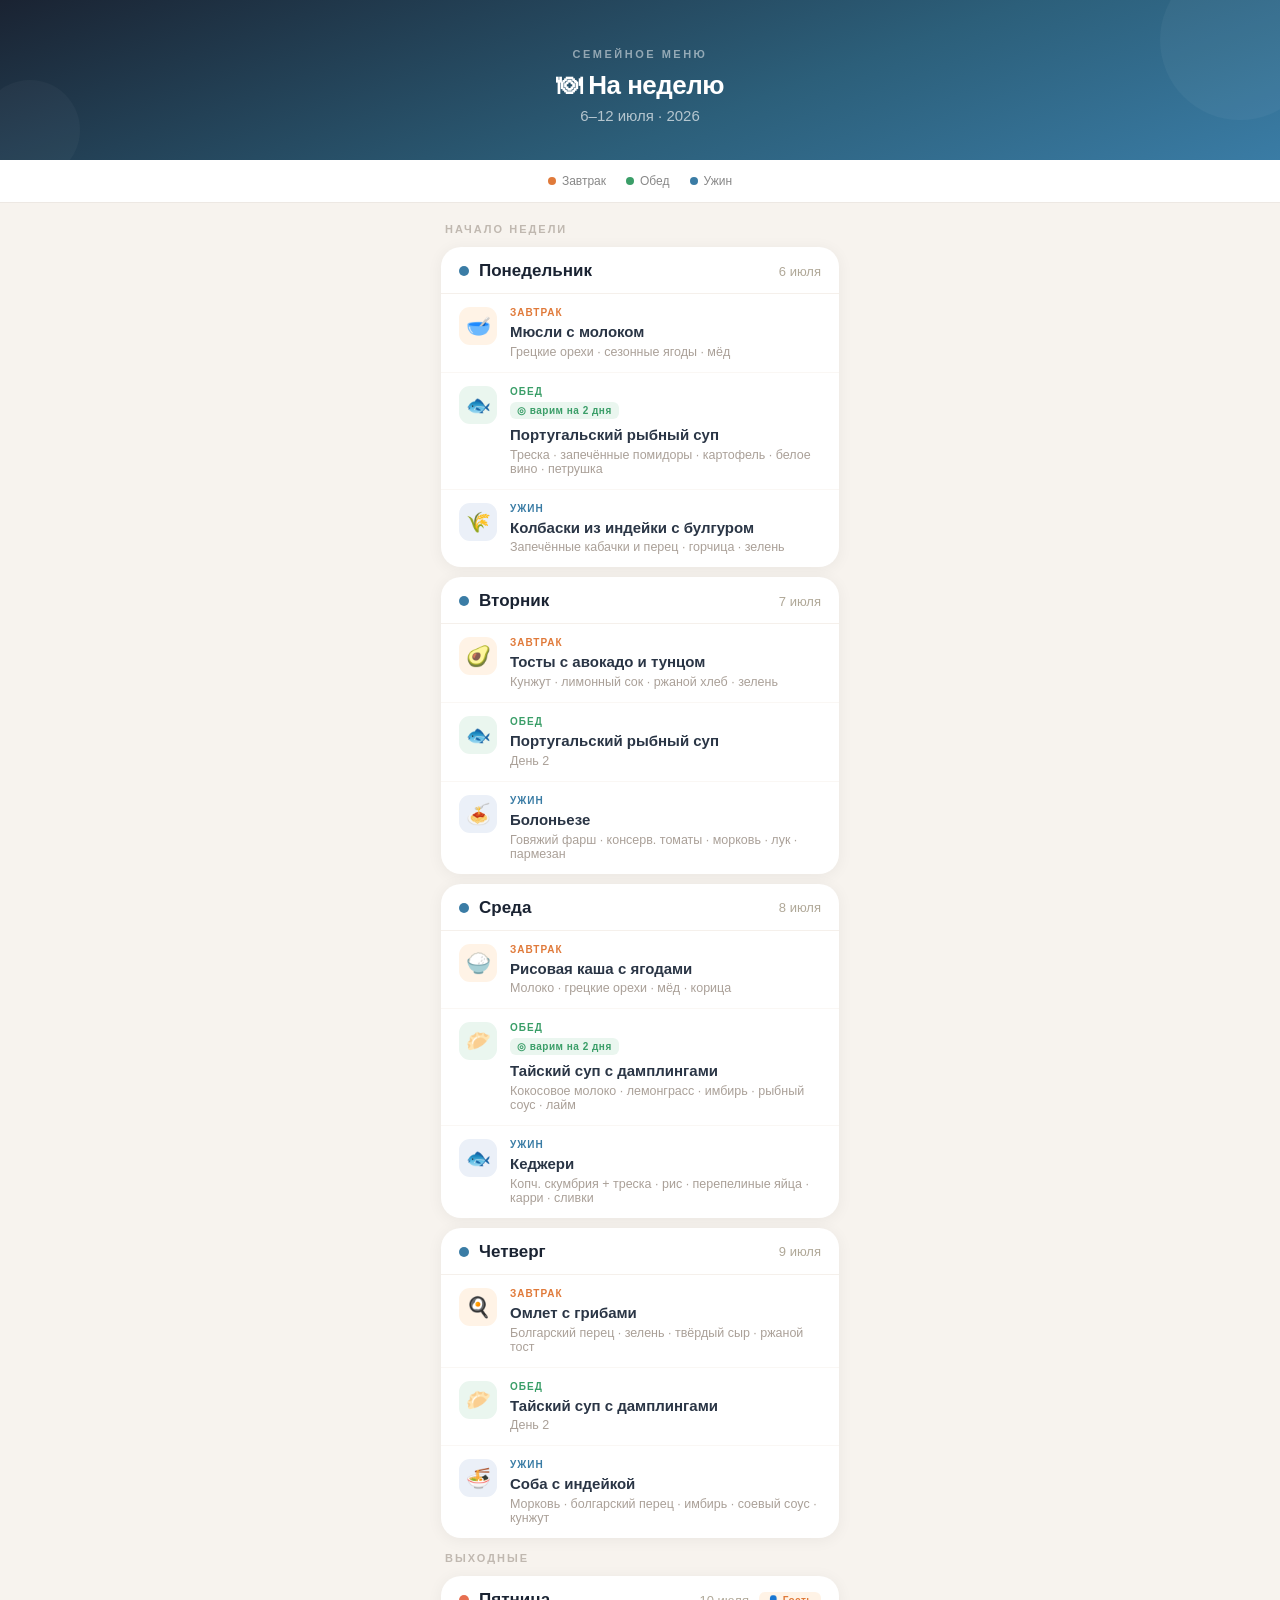
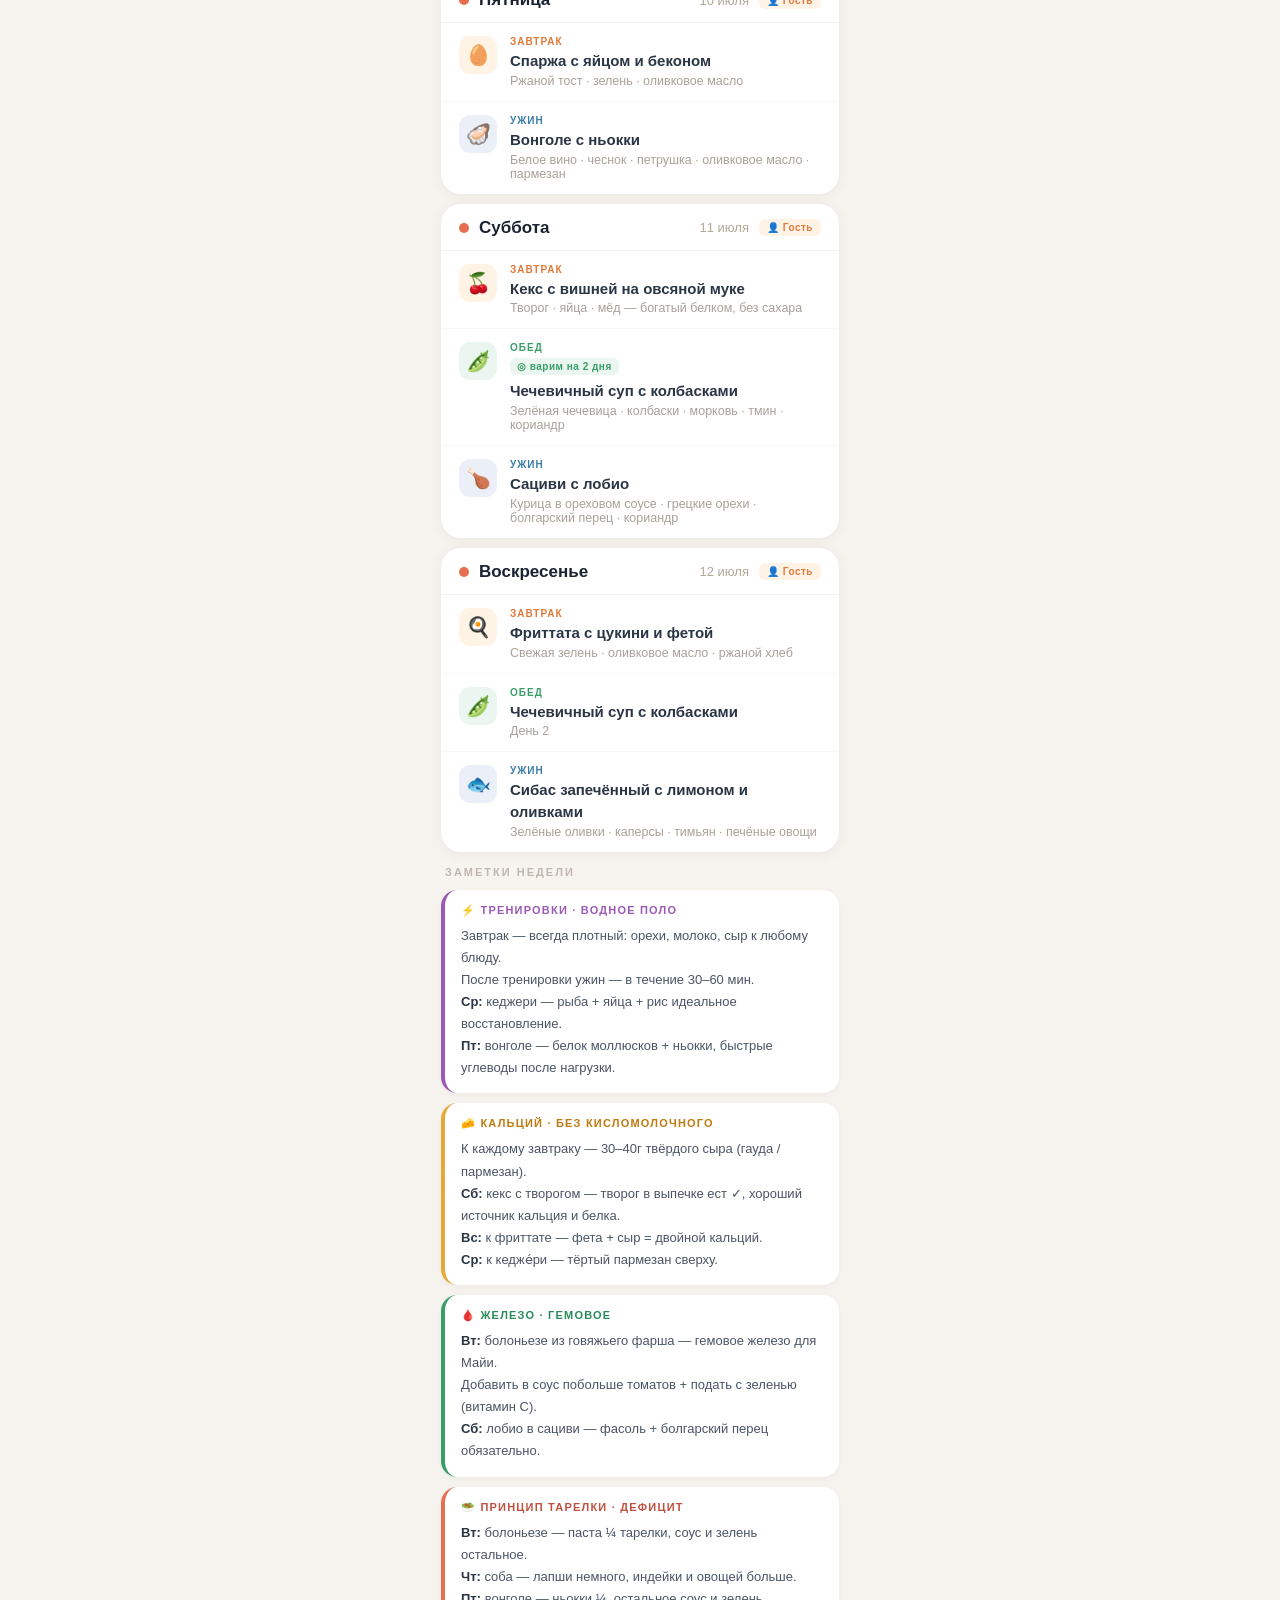
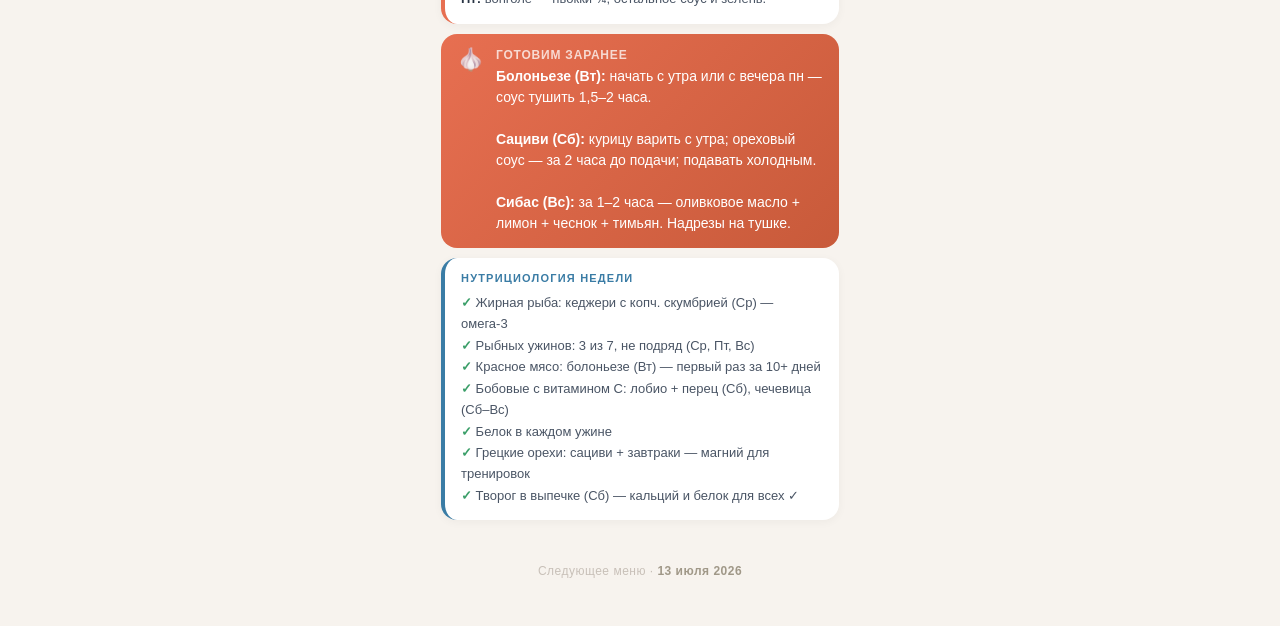
<file: menu.html>
<!DOCTYPE html>
<html lang="ru">
<head>
<meta charset="UTF-8">
<meta name="viewport" content="width=device-width, initial-scale=1.0, maximum-scale=1.0, user-scalable=no">
<title>Меню · 6–12 июля</title>
<style>
  * { margin: 0; padding: 0; box-sizing: border-box; }

  body {
    font-family: -apple-system, BlinkMacSystemFont, 'SF Pro Display', 'Helvetica Neue', sans-serif;
    background: #F7F3EE;
    color: #1A2332;
    min-height: 100vh;
  }

  .header {
    background: linear-gradient(160deg, #1A2332 0%, #2C5F7A 60%, #3A7CA5 100%);
    padding: 48px 24px 36px;
    text-align: center;
    position: relative;
    overflow: hidden;
  }
  .header::before {
    content: '';
    position: absolute;
    top: -40px; right: -40px;
    width: 160px; height: 160px;
    border-radius: 50%;
    background: rgba(255,255,255,0.04);
  }
  .header::after {
    content: '';
    position: absolute;
    bottom: -20px; left: -20px;
    width: 100px; height: 100px;
    border-radius: 50%;
    background: rgba(255,255,255,0.03);
  }
  .header-label {
    font-size: 11px;
    font-weight: 600;
    letter-spacing: 2.5px;
    text-transform: uppercase;
    color: rgba(255,255,255,0.5);
    margin-bottom: 10px;
  }
  .header-title {
    font-size: 26px;
    font-weight: 800;
    color: #fff;
    margin-bottom: 6px;
    letter-spacing: -0.5px;
  }
  .header-dates {
    font-size: 15px;
    color: rgba(255,255,255,0.65);
    font-weight: 400;
  }

  .legend {
    display: flex;
    justify-content: center;
    gap: 20px;
    padding: 14px 20px;
    background: white;
    border-bottom: 1px solid #EDE8E3;
  }
  .legend-item {
    display: flex;
    align-items: center;
    gap: 6px;
    font-size: 12px;
    color: #888;
    font-weight: 500;
  }
  .legend-dot { width: 8px; height: 8px; border-radius: 50%; }

  .content {
    padding: 16px;
    max-width: 430px;
    margin: 0 auto;
    display: flex;
    flex-direction: column;
    gap: 10px;
  }

  .day-card {
    background: white;
    border-radius: 20px;
    overflow: hidden;
    box-shadow: 0 2px 16px rgba(0,0,0,0.055);
  }
  .day-header {
    padding: 14px 18px 12px;
    border-bottom: 1px solid #F5F0EB;
    display: flex;
    align-items: center;
    gap: 10px;
  }
  .day-dot { width: 10px; height: 10px; border-radius: 50%; flex-shrink: 0; }
  .dot-weekend { background: #E76F51; }
  .dot-weekday { background: #3A7CA5; }
  .day-name { font-size: 17px; font-weight: 700; color: #1A2332; flex: 1; }
  .day-date { font-size: 13px; color: #B0A898; font-weight: 400; }

  .meal {
    padding: 13px 18px;
    display: flex;
    gap: 13px;
    align-items: flex-start;
    border-bottom: 1px solid #FAF7F4;
  }
  .meal:last-child { border-bottom: none; }

  .meal-icon {
    width: 38px; height: 38px;
    border-radius: 11px;
    display: flex;
    align-items: center;
    justify-content: center;
    font-size: 20px;
    flex-shrink: 0;
  }
  .icon-b { background: #FFF3E6; }
  .icon-l { background: #EAF6EF; }
  .icon-d { background: #EBF0F8; }

  .meal-content { flex: 1; }
  .meal-label {
    font-size: 10px;
    font-weight: 700;
    text-transform: uppercase;
    letter-spacing: 1px;
    margin-bottom: 3px;
  }
  .label-b { color: #E07A3A; }
  .label-l { color: #3A9E68; }
  .label-d { color: #3A7CA5; }

  .meal-text { font-size: 15px; color: #2A3545; line-height: 1.45; font-weight: 600; }
  .meal-sub { font-size: 12.5px; color: #AAA098; margin-top: 2px; font-weight: 400; }

  .soup-tag {
    display: inline-flex;
    align-items: center;
    gap: 4px;
    font-size: 10px;
    font-weight: 700;
    letter-spacing: 0.5px;
    color: #3A9E68;
    background: #EAF6EF;
    padding: 3px 7px;
    border-radius: 6px;
    margin-bottom: 5px;
  }

  .guest-badge {
    display: inline-flex;
    align-items: center;
    gap: 4px;
    font-size: 10px;
    font-weight: 700;
    letter-spacing: 0.5px;
    color: #E07A3A;
    background: #FFF3E6;
    padding: 3px 8px;
    border-radius: 6px;
    margin-left: auto;
  }

  .note-card {
    border-radius: 16px;
    background: white;
    border-left: 4px solid #9B59B6;
    padding: 14px 16px;
    box-shadow: 0 2px 10px rgba(0,0,0,0.045);
  }
  .note-title {
    font-size: 11px;
    font-weight: 700;
    text-transform: uppercase;
    letter-spacing: 1.2px;
    color: #9B59B6;
    margin-bottom: 8px;
  }
  .note-row {
    font-size: 13px;
    color: #4A5565;
    line-height: 1.7;
  }
  .note-row b { color: #2A3545; }

  .tip-card {
    border-radius: 16px;
    background: linear-gradient(135deg, #E76F51 0%, #C85A3A 100%);
    padding: 14px 16px;
    display: flex;
    gap: 12px;
    align-items: flex-start;
  }
  .tip-emoji { font-size: 22px; line-height: 1; flex-shrink: 0; margin-top: 1px; }
  .tip-title {
    font-size: 12px;
    font-weight: 700;
    text-transform: uppercase;
    letter-spacing: 0.8px;
    color: rgba(255,255,255,0.75);
    margin-bottom: 4px;
  }
  .tip-text { font-size: 14px; color: white; line-height: 1.5; font-weight: 500; }

  .nutri-card {
    border-radius: 16px;
    background: white;
    border-left: 4px solid #3A7CA5;
    padding: 14px 16px;
    box-shadow: 0 2px 10px rgba(0,0,0,0.045);
  }
  .nutri-title {
    font-size: 11px;
    font-weight: 700;
    text-transform: uppercase;
    letter-spacing: 1.2px;
    color: #3A7CA5;
    margin-bottom: 8px;
  }
  .nutri-row { font-size: 13px; color: #4A5565; line-height: 1.65; }
  .ok { color: #3A9E68; font-weight: 700; }
  .warn { color: #C05A18; font-weight: 700; }

  .section-title {
    font-size: 11px;
    font-weight: 700;
    letter-spacing: 2px;
    text-transform: uppercase;
    color: #C0B8B0;
    padding: 4px 4px 2px;
  }

  .footer {
    text-align: center;
    padding: 28px 16px 48px;
    color: #C8C0B8;
    font-size: 12px;
    font-weight: 500;
    letter-spacing: 0.5px;
  }
  .footer strong { color: #A09888; }
</style>
</head>
<body>

<div class="header">
  <div class="header-label">Семейное меню</div>
  <div class="header-title">🍽 На неделю</div>
  <div class="header-dates">6–12 июля · 2026</div>
</div>

<div class="legend">
  <div class="legend-item"><div class="legend-dot" style="background:#E07A3A"></div>Завтрак</div>
  <div class="legend-item"><div class="legend-dot" style="background:#3A9E68"></div>Обед</div>
  <div class="legend-item"><div class="legend-dot" style="background:#3A7CA5"></div>Ужин</div>
</div>

<div class="content">

  <div class="section-title">Начало недели</div>

  <!-- ПОНЕДЕЛЬНИК -->
  <div class="day-card">
    <div class="day-header">
      <div class="day-dot dot-weekday"></div>
      <div class="day-name">Понедельник</div>
      <div class="day-date">6 июля</div>
    </div>
    <div class="meal">
      <div class="meal-icon icon-b">🥣</div>
      <div class="meal-content">
        <div class="meal-label label-b">Завтрак</div>
        <div class="meal-text">Мюсли с молоком</div>
        <div class="meal-sub">Грецкие орехи · сезонные ягоды · мёд</div>
      </div>
    </div>
    <div class="meal">
      <div class="meal-icon icon-l">🐟</div>
      <div class="meal-content">
        <div class="meal-label label-l">Обед</div>
        <div class="soup-tag">◎ варим на 2 дня</div>
        <div class="meal-text">Португальский рыбный суп</div>
        <div class="meal-sub">Треска · запечённые помидоры · картофель · белое вино · петрушка</div>
      </div>
    </div>
    <div class="meal">
      <div class="meal-icon icon-d">🌾</div>
      <div class="meal-content">
        <div class="meal-label label-d">Ужин</div>
        <div class="meal-text">Колбаски из индейки с булгуром</div>
        <div class="meal-sub">Запечённые кабачки и перец · горчица · зелень</div>
      </div>
    </div>
  </div>

  <!-- ВТОРНИК -->
  <div class="day-card">
    <div class="day-header">
      <div class="day-dot dot-weekday"></div>
      <div class="day-name">Вторник</div>
      <div class="day-date">7 июля</div>
    </div>
    <div class="meal">
      <div class="meal-icon icon-b">🥑</div>
      <div class="meal-content">
        <div class="meal-label label-b">Завтрак</div>
        <div class="meal-text">Тосты с авокадо и тунцом</div>
        <div class="meal-sub">Кунжут · лимонный сок · ржаной хлеб · зелень</div>
      </div>
    </div>
    <div class="meal">
      <div class="meal-icon icon-l">🐟</div>
      <div class="meal-content">
        <div class="meal-label label-l">Обед</div>
        <div class="meal-text">Португальский рыбный суп</div>
        <div class="meal-sub">День 2</div>
      </div>
    </div>
    <div class="meal">
      <div class="meal-icon icon-d">🍝</div>
      <div class="meal-content">
        <div class="meal-label label-d">Ужин</div>
        <div class="meal-text">Болоньезе</div>
        <div class="meal-sub">Говяжий фарш · консерв. томаты · морковь · лук · пармезан</div>
      </div>
    </div>
  </div>

  <!-- СРЕДА -->
  <div class="day-card">
    <div class="day-header">
      <div class="day-dot dot-weekday"></div>
      <div class="day-name">Среда</div>
      <div class="day-date">8 июля</div>
    </div>
    <div class="meal">
      <div class="meal-icon icon-b">🍚</div>
      <div class="meal-content">
        <div class="meal-label label-b">Завтрак</div>
        <div class="meal-text">Рисовая каша с ягодами</div>
        <div class="meal-sub">Молоко · грецкие орехи · мёд · корица</div>
      </div>
    </div>
    <div class="meal">
      <div class="meal-icon icon-l">🥟</div>
      <div class="meal-content">
        <div class="meal-label label-l">Обед</div>
        <div class="soup-tag">◎ варим на 2 дня</div>
        <div class="meal-text">Тайский суп с дамплингами</div>
        <div class="meal-sub">Кокосовое молоко · лемонграсс · имбирь · рыбный соус · лайм</div>
      </div>
    </div>
    <div class="meal">
      <div class="meal-icon icon-d">🐟</div>
      <div class="meal-content">
        <div class="meal-label label-d">Ужин</div>
        <div class="meal-text">Кеджери</div>
        <div class="meal-sub">Копч. скумбрия + треска · рис · перепелиные яйца · карри · сливки</div>
      </div>
    </div>
  </div>

  <!-- ЧЕТВЕРГ -->
  <div class="day-card">
    <div class="day-header">
      <div class="day-dot dot-weekday"></div>
      <div class="day-name">Четверг</div>
      <div class="day-date">9 июля</div>
    </div>
    <div class="meal">
      <div class="meal-icon icon-b">🍳</div>
      <div class="meal-content">
        <div class="meal-label label-b">Завтрак</div>
        <div class="meal-text">Омлет с грибами</div>
        <div class="meal-sub">Болгарский перец · зелень · твёрдый сыр · ржаной тост</div>
      </div>
    </div>
    <div class="meal">
      <div class="meal-icon icon-l">🥟</div>
      <div class="meal-content">
        <div class="meal-label label-l">Обед</div>
        <div class="meal-text">Тайский суп с дамплингами</div>
        <div class="meal-sub">День 2</div>
      </div>
    </div>
    <div class="meal">
      <div class="meal-icon icon-d">🍜</div>
      <div class="meal-content">
        <div class="meal-label label-d">Ужин</div>
        <div class="meal-text">Соба с индейкой</div>
        <div class="meal-sub">Морковь · болгарский перец · имбирь · соевый соус · кунжут</div>
      </div>
    </div>
  </div>

  <div class="section-title">Выходные</div>

  <!-- ПЯТНИЦА -->
  <div class="day-card">
    <div class="day-header">
      <div class="day-dot dot-weekend"></div>
      <div class="day-name">Пятница</div>
      <div class="day-date">10 июля</div>
      <div class="guest-badge">👤 Гость</div>
    </div>
    <div class="meal">
      <div class="meal-icon icon-b">🥚</div>
      <div class="meal-content">
        <div class="meal-label label-b">Завтрак</div>
        <div class="meal-text">Спаржа с яйцом и беконом</div>
        <div class="meal-sub">Ржаной тост · зелень · оливковое масло</div>
      </div>
    </div>
    <div class="meal">
      <div class="meal-icon icon-d">🦪</div>
      <div class="meal-content">
        <div class="meal-label label-d">Ужин</div>
        <div class="meal-text">Вонголе с ньокки</div>
        <div class="meal-sub">Белое вино · чеснок · петрушка · оливковое масло · пармезан</div>
      </div>
    </div>
  </div>

  <!-- СУББОТА -->
  <div class="day-card">
    <div class="day-header">
      <div class="day-dot dot-weekend"></div>
      <div class="day-name">Суббота</div>
      <div class="day-date">11 июля</div>
      <div class="guest-badge">👤 Гость</div>
    </div>
    <div class="meal">
      <div class="meal-icon icon-b">🍒</div>
      <div class="meal-content">
        <div class="meal-label label-b">Завтрак</div>
        <div class="meal-text">Кекс с вишней на овсяной муке</div>
        <div class="meal-sub">Творог · яйца · мёд — богатый белком, без сахара</div>
      </div>
    </div>
    <div class="meal">
      <div class="meal-icon icon-l">🫛</div>
      <div class="meal-content">
        <div class="meal-label label-l">Обед</div>
        <div class="soup-tag">◎ варим на 2 дня</div>
        <div class="meal-text">Чечевичный суп с колбасками</div>
        <div class="meal-sub">Зелёная чечевица · колбаски · морковь · тмин · кориандр</div>
      </div>
    </div>
    <div class="meal">
      <div class="meal-icon icon-d">🍗</div>
      <div class="meal-content">
        <div class="meal-label label-d">Ужин</div>
        <div class="meal-text">Сациви с лобио</div>
        <div class="meal-sub">Курица в ореховом соусе · грецкие орехи · болгарский перец · кориандр</div>
      </div>
    </div>
  </div>

  <!-- ВОСКРЕСЕНЬЕ -->
  <div class="day-card">
    <div class="day-header">
      <div class="day-dot dot-weekend"></div>
      <div class="day-name">Воскресенье</div>
      <div class="day-date">12 июля</div>
      <div class="guest-badge">👤 Гость</div>
    </div>
    <div class="meal">
      <div class="meal-icon icon-b">🍳</div>
      <div class="meal-content">
        <div class="meal-label label-b">Завтрак</div>
        <div class="meal-text">Фриттата с цукини и фетой</div>
        <div class="meal-sub">Свежая зелень · оливковое масло · ржаной хлеб</div>
      </div>
    </div>
    <div class="meal">
      <div class="meal-icon icon-l">🫛</div>
      <div class="meal-content">
        <div class="meal-label label-l">Обед</div>
        <div class="meal-text">Чечевичный суп с колбасками</div>
        <div class="meal-sub">День 2</div>
      </div>
    </div>
    <div class="meal">
      <div class="meal-icon icon-d">🐟</div>
      <div class="meal-content">
        <div class="meal-label label-d">Ужин</div>
        <div class="meal-text">Сибас запечённый с лимоном и оливками</div>
        <div class="meal-sub">Зелёные оливки · каперсы · тимьян · печёные овощи</div>
      </div>
    </div>
  </div>

  <!-- ЗАМЕТКИ -->
  <div class="section-title">Заметки недели</div>

  <div class="note-card">
    <div class="note-title">⚡ Тренировки · водное поло</div>
    <div class="note-row">
      Завтрак — всегда плотный: орехи, молоко, сыр к любому блюду.<br>
      После тренировки ужин — в течение 30–60 мин.<br>
      <b>Ср:</b> кеджери — рыба + яйца + рис идеальное восстановление.<br>
      <b>Пт:</b> вонголе — белок моллюсков + ньокки, быстрые углеводы после нагрузки.
    </div>
  </div>

  <div class="note-card" style="border-left-color: #E8A838;">
    <div class="note-title" style="color: #C07A10;">🧀 Кальций · без кисломолочного</div>
    <div class="note-row">
      К каждому завтраку — 30–40г твёрдого сыра (гауда / пармезан).<br>
      <b>Сб:</b> кекс с творогом — творог в выпечке ест ✓, хороший источник кальция и белка.<br>
      <b>Вс:</b> к фриттате — фета + сыр = двойной кальций.<br>
      <b>Ср:</b> к кедже́ри — тёртый пармезан сверху.
    </div>
  </div>

  <div class="note-card" style="border-left-color: #3A9E68;">
    <div class="note-title" style="color: #2A8A58;">🩸 Железо · гемовое</div>
    <div class="note-row">
      <b>Вт:</b> болоньезе из говяжьего фарша — гемовое железо для Майи.<br>
      Добавить в соус побольше томатов + подать с зеленью (витамин С).<br>
      <b>Сб:</b> лобио в сациви — фасоль + болгарский перец обязательно.
    </div>
  </div>

  <div class="note-card" style="border-left-color: #E76F51;">
    <div class="note-title" style="color: #C05040;">🥗 Принцип тарелки · дефицит</div>
    <div class="note-row">
      <b>Вт:</b> болоньезе — паста ¼ тарелки, соус и зелень остальное.<br>
      <b>Чт:</b> соба — лапши немного, индейки и овощей больше.<br>
      <b>Пт:</b> вонголе — ньокки ¼, остальное соус и зелень.
    </div>
  </div>

  <!-- МАРИНАДЫ -->
  <div class="tip-card">
    <div class="tip-emoji">🧄</div>
    <div>
      <div class="tip-title">Готовим заранее</div>
      <div class="tip-text">
        <b>Болоньезе (Вт):</b> начать с утра или с вечера пн — соус тушить 1,5–2 часа.<br><br>
        <b>Сациви (Сб):</b> курицу варить с утра; ореховый соус — за 2 часа до подачи; подавать холодным.<br><br>
        <b>Сибас (Вс):</b> за 1–2 часа — оливковое масло + лимон + чеснок + тимьян. Надрезы на тушке.
      </div>
    </div>
  </div>

  <!-- НУТРИЦИОЛОГИЯ -->
  <div class="nutri-card">
    <div class="nutri-title">Нутрициология недели</div>
    <div class="nutri-row">
      <span class="ok">✓</span> Жирная рыба: кеджери с копч. скумбрией (Ср) — омега-3<br>
      <span class="ok">✓</span> Рыбных ужинов: 3 из 7, не подряд (Ср, Пт, Вс)<br>
      <span class="ok">✓</span> Красное мясо: болоньезе (Вт) — первый раз за 10+ дней<br>
      <span class="ok">✓</span> Бобовые с витамином С: лобио + перец (Сб), чечевица (Сб–Вс)<br>
      <span class="ok">✓</span> Белок в каждом ужине<br>
      <span class="ok">✓</span> Грецкие орехи: сациви + завтраки — магний для тренировок<br>
      <span class="ok">✓</span> Творог в выпечке (Сб) — кальций и белок для всех ✓
    </div>
  </div>

</div>

<div class="footer">
  Следующее меню · <strong>13 июля 2026</strong>
</div>

</body>
</html>
</file>
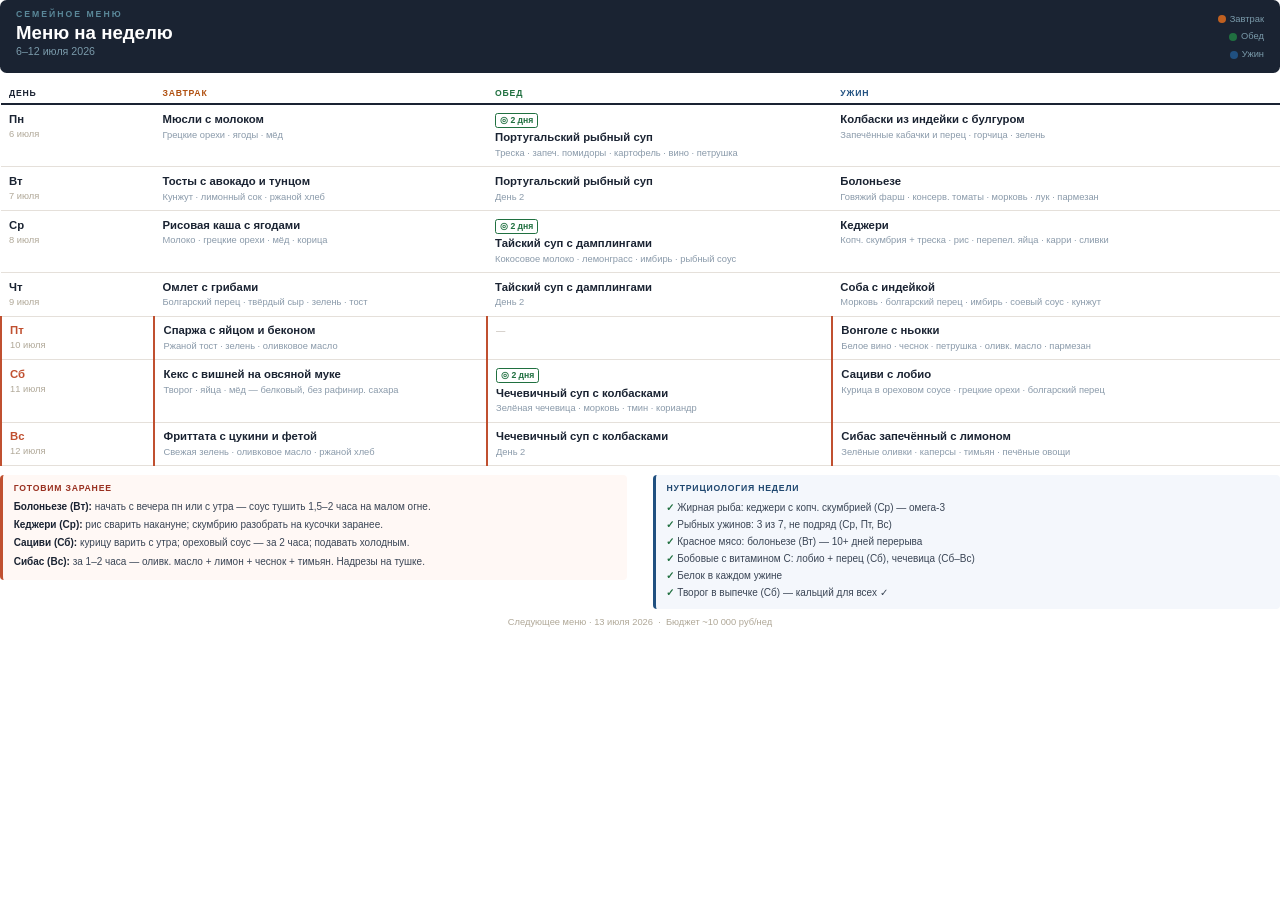
<file: menu_july6_print.html>
<!DOCTYPE html>
<html lang="ru">
<head>
<meta charset="UTF-8">
<title>Меню · 6–12 июля · Печать</title>
<style>
  @page {
    size: A4 portrait;
    margin: 12mm;
  }

  * { margin: 0; padding: 0; box-sizing: border-box; }

  body {
    font-family: 'Helvetica Neue', Arial, sans-serif;
    font-size: 9pt;
    color: #1A2332;
    background: white;
    -webkit-print-color-adjust: exact;
    print-color-adjust: exact;
  }

  /* HEADER */
  .header {
    background-color: #1A2332;
    padding: 7pt 12pt;
    border-radius: 5pt;
    margin-bottom: 7pt;
    overflow: hidden;
  }
  .header-right {
    float: right;
    text-align: right;
    font-size: 7pt;
    color: #7a9aaa;
    line-height: 1.9;
    padding-top: 1pt;
  }
  .header-label {
    font-size: 6.5pt;
    font-weight: 600;
    letter-spacing: 2px;
    text-transform: uppercase;
    color: #5a8899;
    margin-bottom: 2pt;
  }
  .header-title {
    font-size: 14pt;
    font-weight: 800;
    color: #ffffff;
  }
  .header-dates {
    font-size: 8pt;
    color: #7a9aaa;
    margin-top: 1pt;
  }
  .dot {
    display: inline-block;
    width: 6pt;
    height: 6pt;
    border-radius: 50%;
    margin-right: 3pt;
    vertical-align: middle;
  }

  /* MENU TABLE */
  table.menu {
    width: 100%;
    border-collapse: collapse;
    table-layout: fixed;
  }
  table.menu th {
    padding: 4pt 6pt;
    font-size: 6.5pt;
    font-weight: 700;
    text-transform: uppercase;
    letter-spacing: 0.8px;
    text-align: left;
    border-bottom: 1.5pt solid #1A2332;
  }
  th.col-day { width: 12%; color: #1A2332; }
  th.col-b   { width: 26%; color: #B05010; }
  th.col-l   { width: 27%; color: #207040; }
  th.col-d   { width: 35%; color: #205080; }

  table.menu td {
    padding: 5pt 6pt;
    vertical-align: top;
    border-bottom: 0.5pt solid #E5E0DA;
    color: #1A2332;
    line-height: 1.3;
  }
  .day-cell {
    font-weight: 700;
    font-size: 8.5pt;
    vertical-align: middle;
  }
  .day-num {
    font-size: 7pt;
    color: #B0A898;
    font-weight: 400;
    margin-top: 1pt;
  }

  tr.weekend td { border-left: 2pt solid #C05030; }
  tr.weekend .day-cell { color: #C05030; }

  td.cell-b { border-top: 1.2pt solid #C06020; }
  td.cell-l { border-top: 1.2pt solid #207040; }
  td.cell-d { border-top: 1.2pt solid #205080; }

  .dish {
    font-weight: 600;
    font-size: 8.5pt;
    color: #1A2332;
  }
  .detail {
    font-size: 7pt;
    color: #8A9AAA;
    margin-top: 1.5pt;
    line-height: 1.35;
  }

  .soup-badge {
    display: inline-block;
    font-size: 6.5pt;
    font-weight: 700;
    color: #207040;
    border: 0.75pt solid #207040;
    padding: 0.5pt 3pt;
    border-radius: 2pt;
    margin-bottom: 2pt;
  }

  /* BOTTOM */
  .bottom {
    margin-top: 7pt;
    overflow: hidden;
  }
  .bottom-left {
    float: left;
    width: 49%;
    border-left: 2.5pt solid #C05030;
    background-color: #fff8f5;
    padding: 6pt 8pt;
    border-radius: 3pt;
  }
  .bottom-right {
    float: right;
    width: 49%;
    border-left: 2.5pt solid #205080;
    background-color: #f4f7fc;
    padding: 6pt 8pt;
    border-radius: 3pt;
  }
  .box-title {
    font-size: 6.5pt;
    font-weight: 700;
    text-transform: uppercase;
    letter-spacing: 0.8px;
    margin-bottom: 4pt;
  }
  .bottom-left .box-title { color: #993020; }
  .bottom-right .box-title { color: #204870; }

  .tip { font-size: 7.5pt; color: #3A4555; line-height: 1.5; margin-bottom: 2.5pt; }
  .tip b { color: #1A2332; }

  .nutri { font-size: 7.5pt; color: #3A4555; line-height: 1.7; }
  .ok   { color: #207040; font-weight: 700; }
  .warn { color: #B05010; font-weight: 700; }

  .footer {
    clear: both;
    margin-top: 6pt;
    text-align: center;
    font-size: 7pt;
    color: #B0A898;
  }

  @media print {
    body { background: white; }
    .header { background-color: #1A2332 !important; }
    .header-title { color: #ffffff !important; }
    .header-label { color: #5a8899 !important; }
    .header-dates, .header-right { color: #7a9aaa !important; }
    .bottom-left { background-color: #fff8f5 !important; }
    .bottom-right { background-color: #f4f7fc !important; }
  }
</style>
</head>
<body>

<div class="header">
  <div class="header-right">
    <div><span class="dot" style="background-color:#C06020"></span>Завтрак</div>
    <div><span class="dot" style="background-color:#207040"></span>Обед</div>
    <div><span class="dot" style="background-color:#205080"></span>Ужин</div>
  </div>
  <div class="header-label">Семейное меню</div>
  <div class="header-title">Меню на неделю</div>
  <div class="header-dates">6–12 июля 2026</div>
</div>

<table class="menu">
  <thead>
    <tr>
      <th class="col-day">День</th>
      <th class="col-b">Завтрак</th>
      <th class="col-l">Обед</th>
      <th class="col-d">Ужин</th>
    </tr>
  </thead>
  <tbody>

    <tr>
      <td class="day-cell">Пн<div class="day-num">6 июля</div></td>
      <td class="cell-b">
        <div class="dish">Мюсли с молоком</div>
        <div class="detail">Грецкие орехи · ягоды · мёд</div>
      </td>
      <td class="cell-l">
        <div class="soup-badge">◎ 2 дня</div>
        <div class="dish">Португальский рыбный суп</div>
        <div class="detail">Треска · запеч. помидоры · картофель · вино · петрушка</div>
      </td>
      <td class="cell-d">
        <div class="dish">Колбаски из индейки с булгуром</div>
        <div class="detail">Запечённые кабачки и перец · горчица · зелень</div>
      </td>
    </tr>

    <tr>
      <td class="day-cell">Вт<div class="day-num">7 июля</div></td>
      <td class="cell-b">
        <div class="dish">Тосты с авокадо и тунцом</div>
        <div class="detail">Кунжут · лимонный сок · ржаной хлеб</div>
      </td>
      <td class="cell-l">
        <div class="dish">Португальский рыбный суп</div>
        <div class="detail">День 2</div>
      </td>
      <td class="cell-d">
        <div class="dish">Болоньезе</div>
        <div class="detail">Говяжий фарш · консерв. томаты · морковь · лук · пармезан</div>
      </td>
    </tr>

    <tr>
      <td class="day-cell">Ср<div class="day-num">8 июля</div></td>
      <td class="cell-b">
        <div class="dish">Рисовая каша с ягодами</div>
        <div class="detail">Молоко · грецкие орехи · мёд · корица</div>
      </td>
      <td class="cell-l">
        <div class="soup-badge">◎ 2 дня</div>
        <div class="dish">Тайский суп с дамплингами</div>
        <div class="detail">Кокосовое молоко · лемонграсс · имбирь · рыбный соус</div>
      </td>
      <td class="cell-d">
        <div class="dish">Кеджери</div>
        <div class="detail">Копч. скумбрия + треска · рис · перепел. яйца · карри · сливки</div>
      </td>
    </tr>

    <tr>
      <td class="day-cell">Чт<div class="day-num">9 июля</div></td>
      <td class="cell-b">
        <div class="dish">Омлет с грибами</div>
        <div class="detail">Болгарский перец · твёрдый сыр · зелень · тост</div>
      </td>
      <td class="cell-l">
        <div class="dish">Тайский суп с дамплингами</div>
        <div class="detail">День 2</div>
      </td>
      <td class="cell-d">
        <div class="dish">Соба с индейкой</div>
        <div class="detail">Морковь · болгарский перец · имбирь · соевый соус · кунжут</div>
      </td>
    </tr>

    <tr class="weekend">
      <td class="day-cell">Пт<div class="day-num">10 июля</div></td>
      <td class="cell-b">
        <div class="dish">Спаржа с яйцом и беконом</div>
        <div class="detail">Ржаной тост · зелень · оливковое масло</div>
      </td>
      <td class="cell-l">
        <div class="detail" style="color:#C0B8B0; font-style: italic;">—</div>
      </td>
      <td class="cell-d">
        <div class="dish">Вонголе с ньокки</div>
        <div class="detail">Белое вино · чеснок · петрушка · оливк. масло · пармезан</div>
      </td>
    </tr>

    <tr class="weekend">
      <td class="day-cell">Сб<div class="day-num">11 июля</div></td>
      <td class="cell-b">
        <div class="dish">Кекс с вишней на овсяной муке</div>
        <div class="detail">Творог · яйца · мёд — белковый, без рафинир. сахара</div>
      </td>
      <td class="cell-l">
        <div class="soup-badge">◎ 2 дня</div>
        <div class="dish">Чечевичный суп с колбасками</div>
        <div class="detail">Зелёная чечевица · морковь · тмин · кориандр</div>
      </td>
      <td class="cell-d">
        <div class="dish">Сациви с лобио</div>
        <div class="detail">Курица в ореховом соусе · грецкие орехи · болгарский перец</div>
      </td>
    </tr>

    <tr class="weekend">
      <td class="day-cell">Вс<div class="day-num">12 июля</div></td>
      <td class="cell-b">
        <div class="dish">Фриттата с цукини и фетой</div>
        <div class="detail">Свежая зелень · оливковое масло · ржаной хлеб</div>
      </td>
      <td class="cell-l">
        <div class="dish">Чечевичный суп с колбасками</div>
        <div class="detail">День 2</div>
      </td>
      <td class="cell-d">
        <div class="dish">Сибас запечённый с лимоном</div>
        <div class="detail">Зелёные оливки · каперсы · тимьян · печёные овощи</div>
      </td>
    </tr>

  </tbody>
</table>

<div class="bottom">
  <div class="bottom-left">
    <div class="box-title">Готовим заранее</div>
    <div class="tip"><b>Болоньезе (Вт):</b> начать с вечера пн или с утра — соус тушить 1,5–2 часа на малом огне.</div>
    <div class="tip"><b>Кеджери (Ср):</b> рис сварить накануне; скумбрию разобрать на кусочки заранее.</div>
    <div class="tip"><b>Сациви (Сб):</b> курицу варить с утра; ореховый соус — за 2 часа; подавать холодным.</div>
    <div class="tip"><b>Сибас (Вс):</b> за 1–2 часа — оливк. масло + лимон + чеснок + тимьян. Надрезы на тушке.</div>
  </div>
  <div class="bottom-right">
    <div class="box-title">Нутрициология недели</div>
    <div class="nutri">
      <span class="ok">✓</span> Жирная рыба: кеджери с копч. скумбрией (Ср) — омега-3<br>
      <span class="ok">✓</span> Рыбных ужинов: 3 из 7, не подряд (Ср, Пт, Вс)<br>
      <span class="ok">✓</span> Красное мясо: болоньезе (Вт) — 10+ дней перерыва<br>
      <span class="ok">✓</span> Бобовые с витамином С: лобио + перец (Сб), чечевица (Сб–Вс)<br>
      <span class="ok">✓</span> Белок в каждом ужине<br>
      <span class="ok">✓</span> Творог в выпечке (Сб) — кальций для всех ✓
    </div>
  </div>
</div>

<div class="footer">Следующее меню · 13 июля 2026 &nbsp;·&nbsp; Бюджет ~10 000 руб/нед</div>

</body>
</html>
</file>
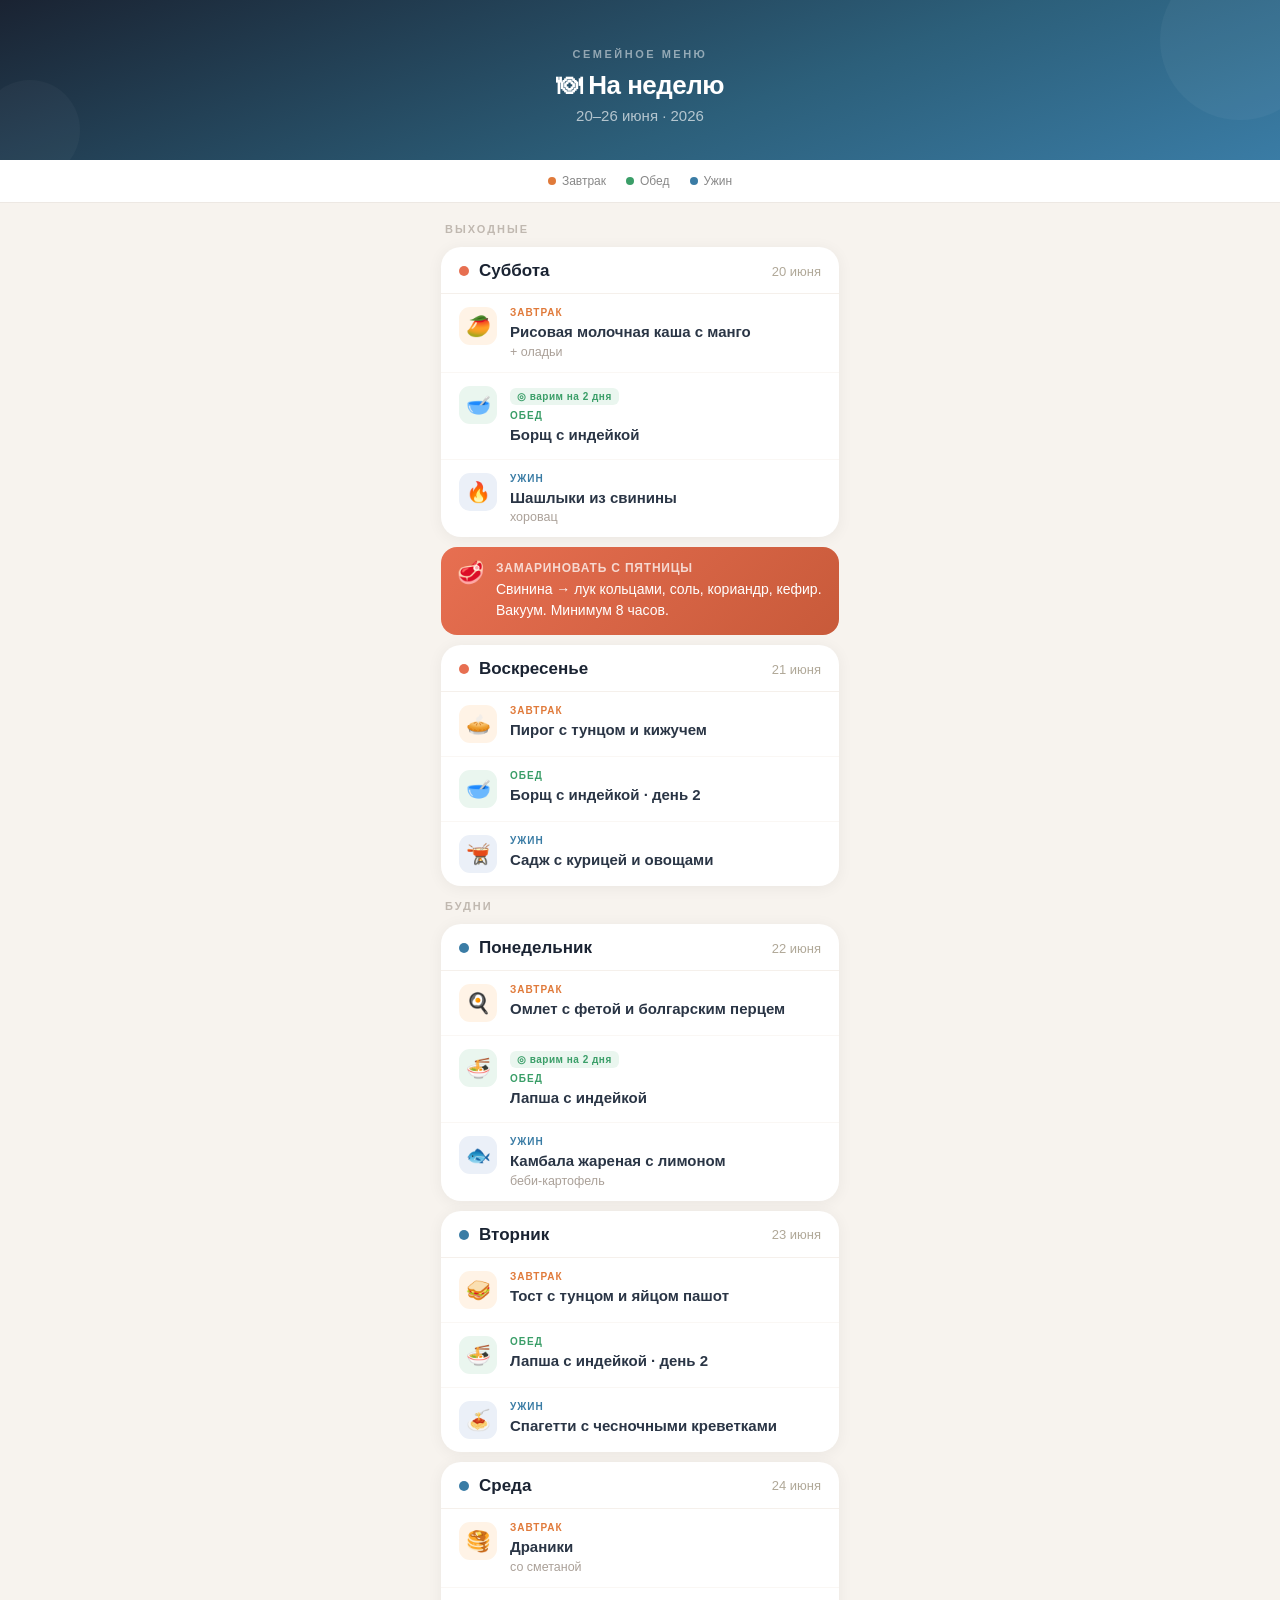
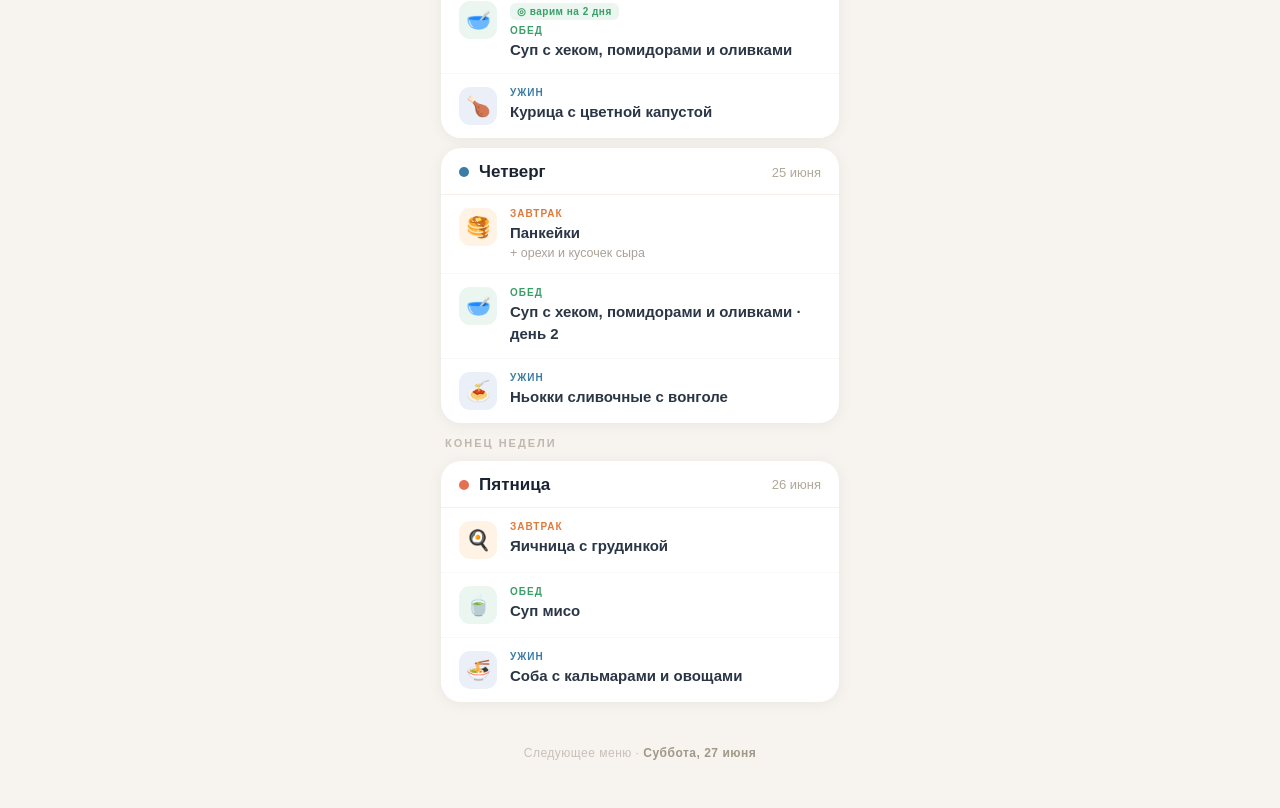
<file: menu_june20.html>
<!DOCTYPE html>
<html lang="ru">
<head>
<meta charset="UTF-8">
<meta name="viewport" content="width=device-width, initial-scale=1.0, maximum-scale=1.0, user-scalable=no">
<title>Меню · 20–26 июня</title>
<style>
  * { margin: 0; padding: 0; box-sizing: border-box; }

  body {
    font-family: -apple-system, BlinkMacSystemFont, 'SF Pro Display', 'Helvetica Neue', sans-serif;
    background: #F7F3EE;
    color: #1A2332;
    min-height: 100vh;
  }

  .header {
    background: linear-gradient(160deg, #1A2332 0%, #2C5F7A 60%, #3A7CA5 100%);
    padding: 48px 24px 36px;
    text-align: center;
    position: relative;
    overflow: hidden;
  }
  .header::before {
    content: '';
    position: absolute;
    top: -40px; right: -40px;
    width: 160px; height: 160px;
    border-radius: 50%;
    background: rgba(255,255,255,0.04);
  }
  .header::after {
    content: '';
    position: absolute;
    bottom: -20px; left: -20px;
    width: 100px; height: 100px;
    border-radius: 50%;
    background: rgba(255,255,255,0.03);
  }
  .header-label {
    font-size: 11px;
    font-weight: 600;
    letter-spacing: 2.5px;
    text-transform: uppercase;
    color: rgba(255,255,255,0.5);
    margin-bottom: 10px;
  }
  .header-title {
    font-size: 26px;
    font-weight: 800;
    color: #fff;
    margin-bottom: 6px;
    letter-spacing: -0.5px;
  }
  .header-dates {
    font-size: 15px;
    color: rgba(255,255,255,0.65);
    font-weight: 400;
  }

  .legend {
    display: flex;
    justify-content: center;
    gap: 20px;
    padding: 14px 20px;
    background: white;
    border-bottom: 1px solid #EDE8E3;
  }
  .legend-item {
    display: flex;
    align-items: center;
    gap: 6px;
    font-size: 12px;
    color: #888;
    font-weight: 500;
  }
  .legend-dot {
    width: 8px; height: 8px;
    border-radius: 50%;
  }

  .content {
    padding: 16px;
    max-width: 430px;
    margin: 0 auto;
    display: flex;
    flex-direction: column;
    gap: 10px;
  }

  .day-card {
    background: white;
    border-radius: 20px;
    overflow: hidden;
    box-shadow: 0 2px 16px rgba(0,0,0,0.055);
  }

  .day-header {
    padding: 14px 18px 12px;
    border-bottom: 1px solid #F5F0EB;
    display: flex;
    align-items: center;
    gap: 10px;
  }
  .day-dot {
    width: 10px; height: 10px;
    border-radius: 50%;
    flex-shrink: 0;
  }
  .dot-weekend { background: #E76F51; }
  .dot-weekday { background: #3A7CA5; }

  .day-name {
    font-size: 17px;
    font-weight: 700;
    color: #1A2332;
    flex: 1;
  }
  .day-date {
    font-size: 13px;
    color: #B0A898;
    font-weight: 400;
  }

  .meal {
    padding: 13px 18px;
    display: flex;
    gap: 13px;
    align-items: flex-start;
    border-bottom: 1px solid #FAF7F4;
  }
  .meal:last-child { border-bottom: none; }

  .meal-icon {
    width: 38px; height: 38px;
    border-radius: 11px;
    display: flex;
    align-items: center;
    justify-content: center;
    font-size: 20px;
    flex-shrink: 0;
  }
  .icon-b { background: #FFF3E6; }
  .icon-l { background: #EAF6EF; }
  .icon-d { background: #EBF0F8; }

  .meal-content { flex: 1; }

  .meal-label {
    font-size: 10px;
    font-weight: 700;
    text-transform: uppercase;
    letter-spacing: 1px;
    margin-bottom: 3px;
  }
  .label-b { color: #E07A3A; }
  .label-l { color: #3A9E68; }
  .label-d { color: #3A7CA5; }

  .meal-text {
    font-size: 15px;
    color: #2A3545;
    line-height: 1.45;
    font-weight: 600;
  }
  .meal-sub {
    font-size: 12.5px;
    color: #AAA098;
    margin-top: 2px;
    font-weight: 400;
  }

  .soup-tag {
    display: inline-flex;
    align-items: center;
    gap: 4px;
    font-size: 10px;
    font-weight: 700;
    letter-spacing: 0.5px;
    color: #3A9E68;
    background: #EAF6EF;
    padding: 3px 7px;
    border-radius: 6px;
    margin-bottom: 5px;
  }

  .tip-card {
    border-radius: 16px;
    background: linear-gradient(135deg, #E76F51 0%, #C85A3A 100%);
    padding: 14px 16px;
    display: flex;
    gap: 12px;
    align-items: flex-start;
  }
  .tip-emoji {
    font-size: 22px;
    line-height: 1;
    flex-shrink: 0;
    margin-top: 1px;
  }
  .tip-title {
    font-size: 12px;
    font-weight: 700;
    text-transform: uppercase;
    letter-spacing: 0.8px;
    color: rgba(255,255,255,0.75);
    margin-bottom: 4px;
  }
  .tip-text {
    font-size: 14px;
    color: white;
    line-height: 1.5;
    font-weight: 500;
  }

  .section-title {
    font-size: 11px;
    font-weight: 700;
    letter-spacing: 2px;
    text-transform: uppercase;
    color: #C0B8B0;
    padding: 4px 4px 2px;
  }

  .footer {
    text-align: center;
    padding: 28px 16px 48px;
    color: #C8C0B8;
    font-size: 12px;
    font-weight: 500;
    letter-spacing: 0.5px;
  }
  .footer strong {
    color: #A09888;
  }
</style>
</head>
<body>

<div class="header">
  <div class="header-label">Семейное меню</div>
  <div class="header-title">🍽 На неделю</div>
  <div class="header-dates">20–26 июня · 2026</div>
</div>

<div class="legend">
  <div class="legend-item">
    <div class="legend-dot" style="background:#E07A3A"></div>Завтрак
  </div>
  <div class="legend-item">
    <div class="legend-dot" style="background:#3A9E68"></div>Обед
  </div>
  <div class="legend-item">
    <div class="legend-dot" style="background:#3A7CA5"></div>Ужин
  </div>
</div>

<div class="content">

  <div class="section-title">Выходные</div>

  <!-- СУББОТА -->
  <div class="day-card">
    <div class="day-header">
      <div class="day-dot dot-weekend"></div>
      <div class="day-name">Суббота</div>
      <div class="day-date">20 июня</div>
    </div>
    <div class="meal">
      <div class="meal-icon icon-b">🥭</div>
      <div class="meal-content">
        <div class="meal-label label-b">Завтрак</div>
        <div class="meal-text">Рисовая молочная каша с манго</div>
        <div class="meal-sub">+ оладьи</div>
      </div>
    </div>
    <div class="meal">
      <div class="meal-icon icon-l">🥣</div>
      <div class="meal-content">
        <div class="soup-tag">◎ варим на 2 дня</div>
        <div class="meal-label label-l">Обед</div>
        <div class="meal-text">Борщ с индейкой</div>
      </div>
    </div>
    <div class="meal">
      <div class="meal-icon icon-d">🔥</div>
      <div class="meal-content">
        <div class="meal-label label-d">Ужин</div>
        <div class="meal-text">Шашлыки из свинины</div>
        <div class="meal-sub">хоровац</div>
      </div>
    </div>
  </div>

  <!-- TIP -->
  <div class="tip-card">
    <div class="tip-emoji">🥩</div>
    <div class="tip-content">
      <div class="tip-title">Замариновать с пятницы</div>
      <div class="tip-text">Свинина → лук кольцами, соль, кориандр, кефир. Вакуум. Минимум 8 часов.</div>
    </div>
  </div>

  <!-- ВОСКРЕСЕНЬЕ -->
  <div class="day-card">
    <div class="day-header">
      <div class="day-dot dot-weekend"></div>
      <div class="day-name">Воскресенье</div>
      <div class="day-date">21 июня</div>
    </div>
    <div class="meal">
      <div class="meal-icon icon-b">🥧</div>
      <div class="meal-content">
        <div class="meal-label label-b">Завтрак</div>
        <div class="meal-text">Пирог с тунцом и кижучем</div>
      </div>
    </div>
    <div class="meal">
      <div class="meal-icon icon-l">🥣</div>
      <div class="meal-content">
        <div class="meal-label label-l">Обед</div>
        <div class="meal-text">Борщ с индейкой · день 2</div>
      </div>
    </div>
    <div class="meal">
      <div class="meal-icon icon-d">🫕</div>
      <div class="meal-content">
        <div class="meal-label label-d">Ужин</div>
        <div class="meal-text">Садж с курицей и овощами</div>
      </div>
    </div>
  </div>

  <div class="section-title">Будни</div>

  <!-- ПОНЕДЕЛЬНИК -->
  <div class="day-card">
    <div class="day-header">
      <div class="day-dot dot-weekday"></div>
      <div class="day-name">Понедельник</div>
      <div class="day-date">22 июня</div>
    </div>
    <div class="meal">
      <div class="meal-icon icon-b">🍳</div>
      <div class="meal-content">
        <div class="meal-label label-b">Завтрак</div>
        <div class="meal-text">Омлет с фетой и болгарским перцем</div>
      </div>
    </div>
    <div class="meal">
      <div class="meal-icon icon-l">🍜</div>
      <div class="meal-content">
        <div class="soup-tag">◎ варим на 2 дня</div>
        <div class="meal-label label-l">Обед</div>
        <div class="meal-text">Лапша с индейкой</div>
      </div>
    </div>
    <div class="meal">
      <div class="meal-icon icon-d">🐟</div>
      <div class="meal-content">
        <div class="meal-label label-d">Ужин</div>
        <div class="meal-text">Камбала жареная с лимоном</div>
        <div class="meal-sub">беби-картофель</div>
      </div>
    </div>
  </div>

  <!-- ВТОРНИК -->
  <div class="day-card">
    <div class="day-header">
      <div class="day-dot dot-weekday"></div>
      <div class="day-name">Вторник</div>
      <div class="day-date">23 июня</div>
    </div>
    <div class="meal">
      <div class="meal-icon icon-b">🥪</div>
      <div class="meal-content">
        <div class="meal-label label-b">Завтрак</div>
        <div class="meal-text">Тост с тунцом и яйцом пашот</div>
      </div>
    </div>
    <div class="meal">
      <div class="meal-icon icon-l">🍜</div>
      <div class="meal-content">
        <div class="meal-label label-l">Обед</div>
        <div class="meal-text">Лапша с индейкой · день 2</div>
      </div>
    </div>
    <div class="meal">
      <div class="meal-icon icon-d">🍝</div>
      <div class="meal-content">
        <div class="meal-label label-d">Ужин</div>
        <div class="meal-text">Спагетти с чесночными креветками</div>
      </div>
    </div>
  </div>

  <!-- СРЕДА -->
  <div class="day-card">
    <div class="day-header">
      <div class="day-dot dot-weekday"></div>
      <div class="day-name">Среда</div>
      <div class="day-date">24 июня</div>
    </div>
    <div class="meal">
      <div class="meal-icon icon-b">🥞</div>
      <div class="meal-content">
        <div class="meal-label label-b">Завтрак</div>
        <div class="meal-text">Драники</div>
        <div class="meal-sub">со сметаной</div>
      </div>
    </div>
    <div class="meal">
      <div class="meal-icon icon-l">🥣</div>
      <div class="meal-content">
        <div class="soup-tag">◎ варим на 2 дня</div>
        <div class="meal-label label-l">Обед</div>
        <div class="meal-text">Суп с хеком, помидорами и оливками</div>
      </div>
    </div>
    <div class="meal">
      <div class="meal-icon icon-d">🍗</div>
      <div class="meal-content">
        <div class="meal-label label-d">Ужин</div>
        <div class="meal-text">Курица с цветной капустой</div>
      </div>
    </div>
  </div>

  <!-- ЧЕТВЕРГ -->
  <div class="day-card">
    <div class="day-header">
      <div class="day-dot dot-weekday"></div>
      <div class="day-name">Четверг</div>
      <div class="day-date">25 июня</div>
    </div>
    <div class="meal">
      <div class="meal-icon icon-b">🥞</div>
      <div class="meal-content">
        <div class="meal-label label-b">Завтрак</div>
        <div class="meal-text">Панкейки</div>
        <div class="meal-sub">+ орехи и кусочек сыра</div>
      </div>
    </div>
    <div class="meal">
      <div class="meal-icon icon-l">🥣</div>
      <div class="meal-content">
        <div class="meal-label label-l">Обед</div>
        <div class="meal-text">Суп с хеком, помидорами и оливками · день 2</div>
      </div>
    </div>
    <div class="meal">
      <div class="meal-icon icon-d">🍝</div>
      <div class="meal-content">
        <div class="meal-label label-d">Ужин</div>
        <div class="meal-text">Ньокки сливочные с вонголе</div>
      </div>
    </div>
  </div>

  <div class="section-title">Конец недели</div>

  <!-- ПЯТНИЦА -->
  <div class="day-card">
    <div class="day-header">
      <div class="day-dot dot-weekend"></div>
      <div class="day-name">Пятница</div>
      <div class="day-date">26 июня</div>
    </div>
    <div class="meal">
      <div class="meal-icon icon-b">🍳</div>
      <div class="meal-content">
        <div class="meal-label label-b">Завтрак</div>
        <div class="meal-text">Яичница с грудинкой</div>
      </div>
    </div>
    <div class="meal">
      <div class="meal-icon icon-l">🍵</div>
      <div class="meal-content">
        <div class="meal-label label-l">Обед</div>
        <div class="meal-text">Суп мисо</div>
      </div>
    </div>
    <div class="meal">
      <div class="meal-icon icon-d">🍜</div>
      <div class="meal-content">
        <div class="meal-label label-d">Ужин</div>
        <div class="meal-text">Соба с кальмарами и овощами</div>
      </div>
    </div>
  </div>

</div>

<div class="footer">
  Следующее меню · <strong>Суббота, 27 июня</strong>
</div>

</body>
</html>
</file>
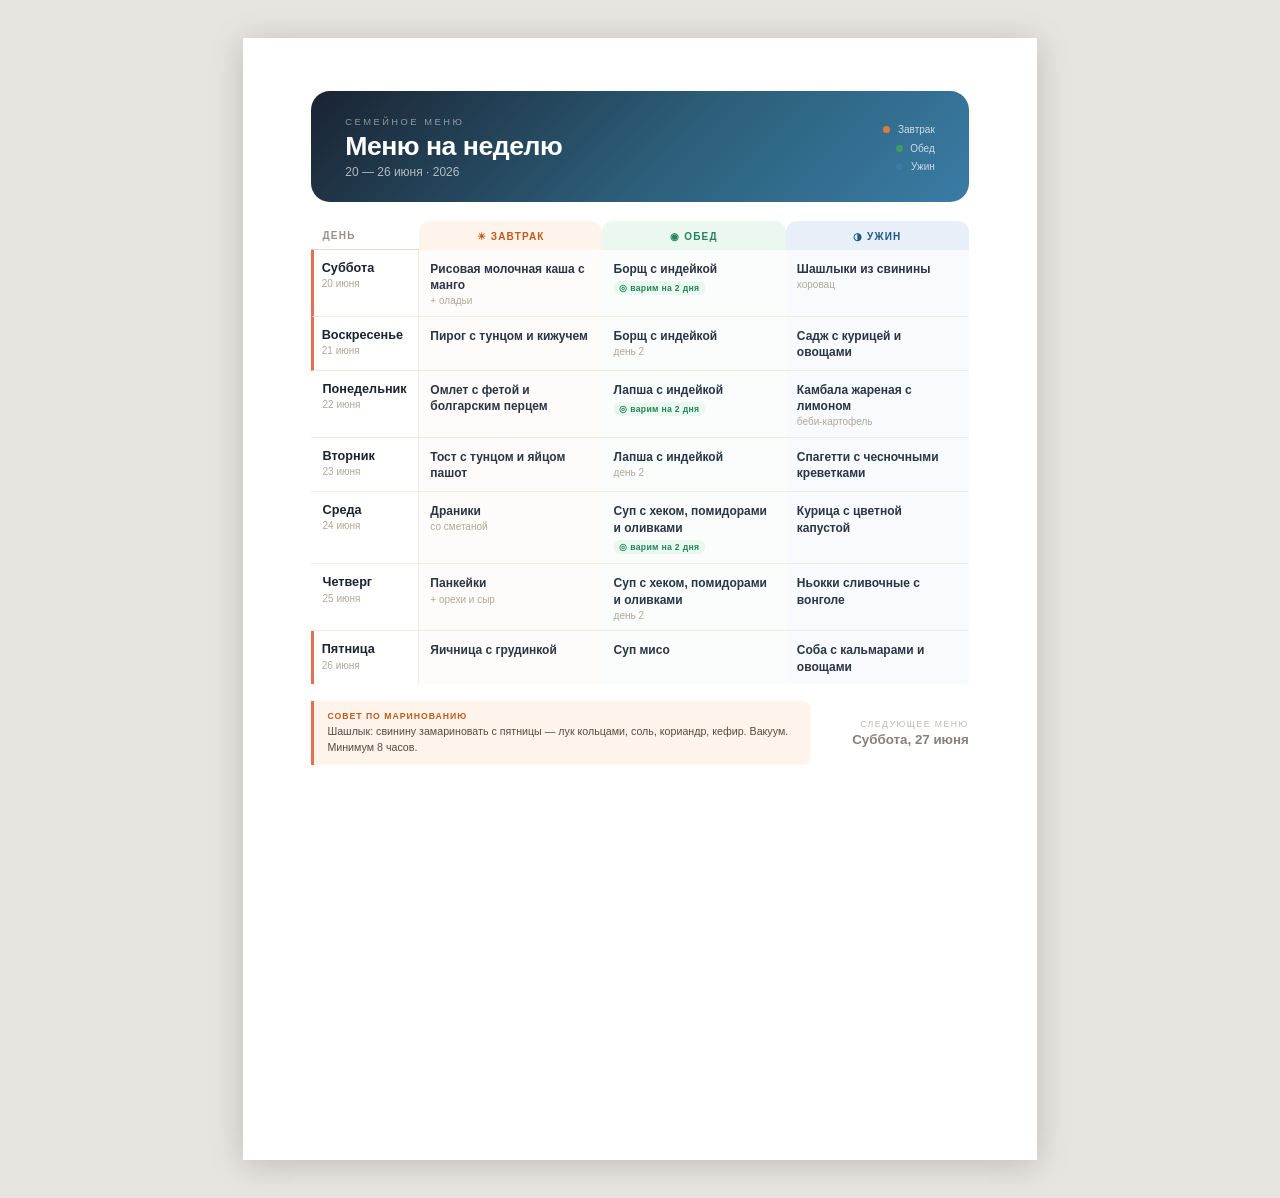
<file: menu_june20_print.html>
<!DOCTYPE html>
<html lang="ru">
<head>
<meta charset="UTF-8">
<meta name="viewport" content="width=device-width, initial-scale=1.0">
<title>Меню · 20–26 июня · A4</title>
<style>
  @page {
    size: A4 portrait;
    margin: 14mm 18mm 12mm 18mm;
  }

  * { margin: 0; padding: 0; box-sizing: border-box; }

  body {
    font-family: -apple-system, BlinkMacSystemFont, 'Helvetica Neue', Arial, sans-serif;
    background: white;
    color: #1A2332;
    width: 210mm;
    min-height: 297mm;
    margin: 0 auto;
    padding: 14mm 18mm 12mm;
  }

  /* ── HEADER ── */
  .header {
    background: linear-gradient(135deg, #1A2332 0%, #2C5F7A 55%, #3A7CA5 100%);
    border-radius: 5mm;
    padding: 7mm 9mm 6mm;
    margin-bottom: 5mm;
    display: flex;
    justify-content: space-between;
    align-items: center;
    -webkit-print-color-adjust: exact;
    print-color-adjust: exact;
  }
  .h-left {}
  .h-label {
    font-size: 7pt;
    letter-spacing: 2.5px;
    text-transform: uppercase;
    color: rgba(255,255,255,0.5);
    margin-bottom: 1.5mm;
  }
  .h-title {
    font-size: 20pt;
    font-weight: 800;
    color: #fff;
    letter-spacing: -0.5px;
    line-height: 1;
  }
  .h-dates {
    font-size: 9pt;
    color: rgba(255,255,255,0.65);
    margin-top: 1.5mm;
  }
  .h-legend {
    display: flex;
    flex-direction: column;
    gap: 2mm;
    align-items: flex-end;
  }
  .legend-row {
    display: flex;
    align-items: center;
    gap: 2mm;
    font-size: 7.5pt;
    color: rgba(255,255,255,0.75);
    font-weight: 500;
  }
  .ldot {
    width: 7px;
    height: 7px;
    border-radius: 50%;
    -webkit-print-color-adjust: exact;
    print-color-adjust: exact;
  }

  /* ── TABLE ── */
  table {
    width: 100%;
    border-collapse: separate;
    border-spacing: 0;
    margin-bottom: 4.5mm;
  }

  /* Column widths */
  col.c-day { width: 16%; }
  col.c-b   { width: 28%; }
  col.c-l   { width: 28%; }
  col.c-d   { width: 28%; }

  /* Header row */
  thead th {
    padding: 2.5mm 3mm 2mm;
    font-size: 7.5pt;
    font-weight: 700;
    text-transform: uppercase;
    letter-spacing: 1.2px;
    -webkit-print-color-adjust: exact;
    print-color-adjust: exact;
  }
  .th-day {
    text-align: left;
    color: #9A9088;
    border-bottom: 1.5px solid #DDD8D2;
  }
  .th-b {
    background: #FFF4EC;
    color: #C05A18;
    border-radius: 3mm 3mm 0 0;
    text-align: center;
  }
  .th-l {
    background: #EBF8F0;
    color: #25845A;
    border-radius: 3mm 3mm 0 0;
    text-align: center;
  }
  .th-d {
    background: #E8EFF8;
    color: #1A5A8A;
    border-radius: 3mm 3mm 0 0;
    text-align: center;
  }

  /* Body rows */
  tbody td {
    padding: 3mm 3mm 2.5mm;
    vertical-align: top;
    border-bottom: 1px solid #F0EBE5;
    -webkit-print-color-adjust: exact;
    print-color-adjust: exact;
  }

  tbody tr:last-child td {
    border-bottom: none;
  }

  /* Day cell */
  .td-day {
    border-right: 1px solid #F0EBE5;
  }
  .day-name {
    font-size: 9.5pt;
    font-weight: 700;
    color: #1A2332;
    line-height: 1.2;
  }
  .day-date {
    font-size: 7.5pt;
    color: #B0A898;
    margin-top: 0.5mm;
  }

  /* Weekend accent */
  tr.wknd .td-day {
    border-left: 3px solid #E76F51;
    padding-left: 2mm;
  }

  /* Meal cells */
  .td-b { background: #FEFCFA; }
  .td-l { background: #FAFDFB; }
  .td-d { background: #F8FAFD; }

  .meal-name {
    font-size: 9pt;
    font-weight: 600;
    color: #2A3545;
    line-height: 1.35;
  }
  .meal-sub {
    font-size: 7.5pt;
    color: #B0A898;
    margin-top: 0.5mm;
  }
  .soup-tag {
    display: inline-block;
    font-size: 6.5pt;
    font-weight: 700;
    letter-spacing: 0.3px;
    color: #25845A;
    background: #EBF8F0;
    padding: 0.5mm 1.5mm;
    border-radius: 1.5mm;
    margin-top: 1mm;
    -webkit-print-color-adjust: exact;
    print-color-adjust: exact;
  }

  /* ── FOOTER ── */
  .footer {
    display: flex;
    gap: 4mm;
    align-items: stretch;
  }
  .tip-box {
    flex: 1;
    background: #FFF4EC;
    border-left: 3px solid #E76F51;
    border-radius: 0 2mm 2mm 0;
    padding: 2.5mm 3.5mm;
    -webkit-print-color-adjust: exact;
    print-color-adjust: exact;
  }
  .tip-label {
    font-size: 6.5pt;
    font-weight: 700;
    text-transform: uppercase;
    letter-spacing: 1px;
    color: #C05A18;
    margin-bottom: 1mm;
  }
  .tip-text {
    font-size: 8pt;
    color: #5A4A3A;
    line-height: 1.45;
  }
  .next-box {
    text-align: right;
    display: flex;
    flex-direction: column;
    justify-content: center;
    min-width: 38mm;
  }
  .next-label {
    font-size: 6.5pt;
    letter-spacing: 1.5px;
    text-transform: uppercase;
    color: #C0B8B0;
    margin-bottom: 1mm;
  }
  .next-date {
    font-size: 10pt;
    font-weight: 700;
    color: #8A8078;
  }

  @media print {
    body { padding: 0; }
    * {
      -webkit-print-color-adjust: exact !important;
      print-color-adjust: exact !important;
    }
  }

  /* Screen preview wrapper */
  @media screen {
    html { background: #E8E4DF; }
    body {
      margin: 10mm auto;
      box-shadow: 0 4px 32px rgba(0,0,0,0.18);
    }
  }
</style>
</head>
<body>

<!-- HEADER -->
<div class="header">
  <div class="h-left">
    <div class="h-label">Семейное меню</div>
    <div class="h-title">Меню на неделю</div>
    <div class="h-dates">20 — 26 июня · 2026</div>
  </div>
  <div class="h-legend">
    <div class="legend-row"><div class="ldot" style="background:#E07A3A"></div>Завтрак</div>
    <div class="legend-row"><div class="ldot" style="background:#3A9E68"></div>Обед</div>
    <div class="legend-row"><div class="ldot" style="background:#3A7CA5"></div>Ужин</div>
  </div>
</div>

<!-- TABLE -->
<table>
  <colgroup>
    <col class="c-day">
    <col class="c-b">
    <col class="c-l">
    <col class="c-d">
  </colgroup>
  <thead>
    <tr>
      <th class="th-day">День</th>
      <th class="th-b">☀ Завтрак</th>
      <th class="th-l">◉ Обед</th>
      <th class="th-d">◑ Ужин</th>
    </tr>
  </thead>
  <tbody>

    <tr class="wknd">
      <td class="td-day">
        <div class="day-name">Суббота</div>
        <div class="day-date">20 июня</div>
      </td>
      <td class="td-b">
        <div class="meal-name">Рисовая молочная каша с манго</div>
        <div class="meal-sub">+ оладьи</div>
      </td>
      <td class="td-l">
        <div class="meal-name">Борщ с индейкой</div>
        <div><span class="soup-tag">◎ варим на 2 дня</span></div>
      </td>
      <td class="td-d">
        <div class="meal-name">Шашлыки из свинины</div>
        <div class="meal-sub">хоровац</div>
      </td>
    </tr>

    <tr class="wknd">
      <td class="td-day">
        <div class="day-name">Воскресенье</div>
        <div class="day-date">21 июня</div>
      </td>
      <td class="td-b">
        <div class="meal-name">Пирог с тунцом и кижучем</div>
      </td>
      <td class="td-l">
        <div class="meal-name">Борщ с индейкой</div>
        <div class="meal-sub">день 2</div>
      </td>
      <td class="td-d">
        <div class="meal-name">Садж с курицей и овощами</div>
      </td>
    </tr>

    <tr>
      <td class="td-day">
        <div class="day-name">Понедельник</div>
        <div class="day-date">22 июня</div>
      </td>
      <td class="td-b">
        <div class="meal-name">Омлет с фетой и болгарским перцем</div>
      </td>
      <td class="td-l">
        <div class="meal-name">Лапша с индейкой</div>
        <div><span class="soup-tag">◎ варим на 2 дня</span></div>
      </td>
      <td class="td-d">
        <div class="meal-name">Камбала жареная с лимоном</div>
        <div class="meal-sub">беби-картофель</div>
      </td>
    </tr>

    <tr>
      <td class="td-day">
        <div class="day-name">Вторник</div>
        <div class="day-date">23 июня</div>
      </td>
      <td class="td-b">
        <div class="meal-name">Тост с тунцом и яйцом пашот</div>
      </td>
      <td class="td-l">
        <div class="meal-name">Лапша с индейкой</div>
        <div class="meal-sub">день 2</div>
      </td>
      <td class="td-d">
        <div class="meal-name">Спагетти с чесночными креветками</div>
      </td>
    </tr>

    <tr>
      <td class="td-day">
        <div class="day-name">Среда</div>
        <div class="day-date">24 июня</div>
      </td>
      <td class="td-b">
        <div class="meal-name">Драники</div>
        <div class="meal-sub">со сметаной</div>
      </td>
      <td class="td-l">
        <div class="meal-name">Суп с хеком, помидорами и оливками</div>
        <div><span class="soup-tag">◎ варим на 2 дня</span></div>
      </td>
      <td class="td-d">
        <div class="meal-name">Курица с цветной капустой</div>
      </td>
    </tr>

    <tr>
      <td class="td-day">
        <div class="day-name">Четверг</div>
        <div class="day-date">25 июня</div>
      </td>
      <td class="td-b">
        <div class="meal-name">Панкейки</div>
        <div class="meal-sub">+ орехи и сыр</div>
      </td>
      <td class="td-l">
        <div class="meal-name">Суп с хеком, помидорами и оливками</div>
        <div class="meal-sub">день 2</div>
      </td>
      <td class="td-d">
        <div class="meal-name">Ньокки сливочные с вонголе</div>
      </td>
    </tr>

    <tr class="wknd">
      <td class="td-day">
        <div class="day-name">Пятница</div>
        <div class="day-date">26 июня</div>
      </td>
      <td class="td-b">
        <div class="meal-name">Яичница с грудинкой</div>
      </td>
      <td class="td-l">
        <div class="meal-name">Суп мисо</div>
      </td>
      <td class="td-d">
        <div class="meal-name">Соба с кальмарами и овощами</div>
      </td>
    </tr>

  </tbody>
</table>

<!-- FOOTER -->
<div class="footer">
  <div class="tip-box">
    <div class="tip-label">Совет по маринованию</div>
    <div class="tip-text">Шашлык: свинину замариновать с пятницы — лук кольцами, соль, кориандр, кефир. Вакуум. Минимум 8 часов.</div>
  </div>
  <div class="next-box">
    <div class="next-label">Следующее меню</div>
    <div class="next-date">Суббота, 27 июня</div>
  </div>
</div>

</body>
</html>
</file>
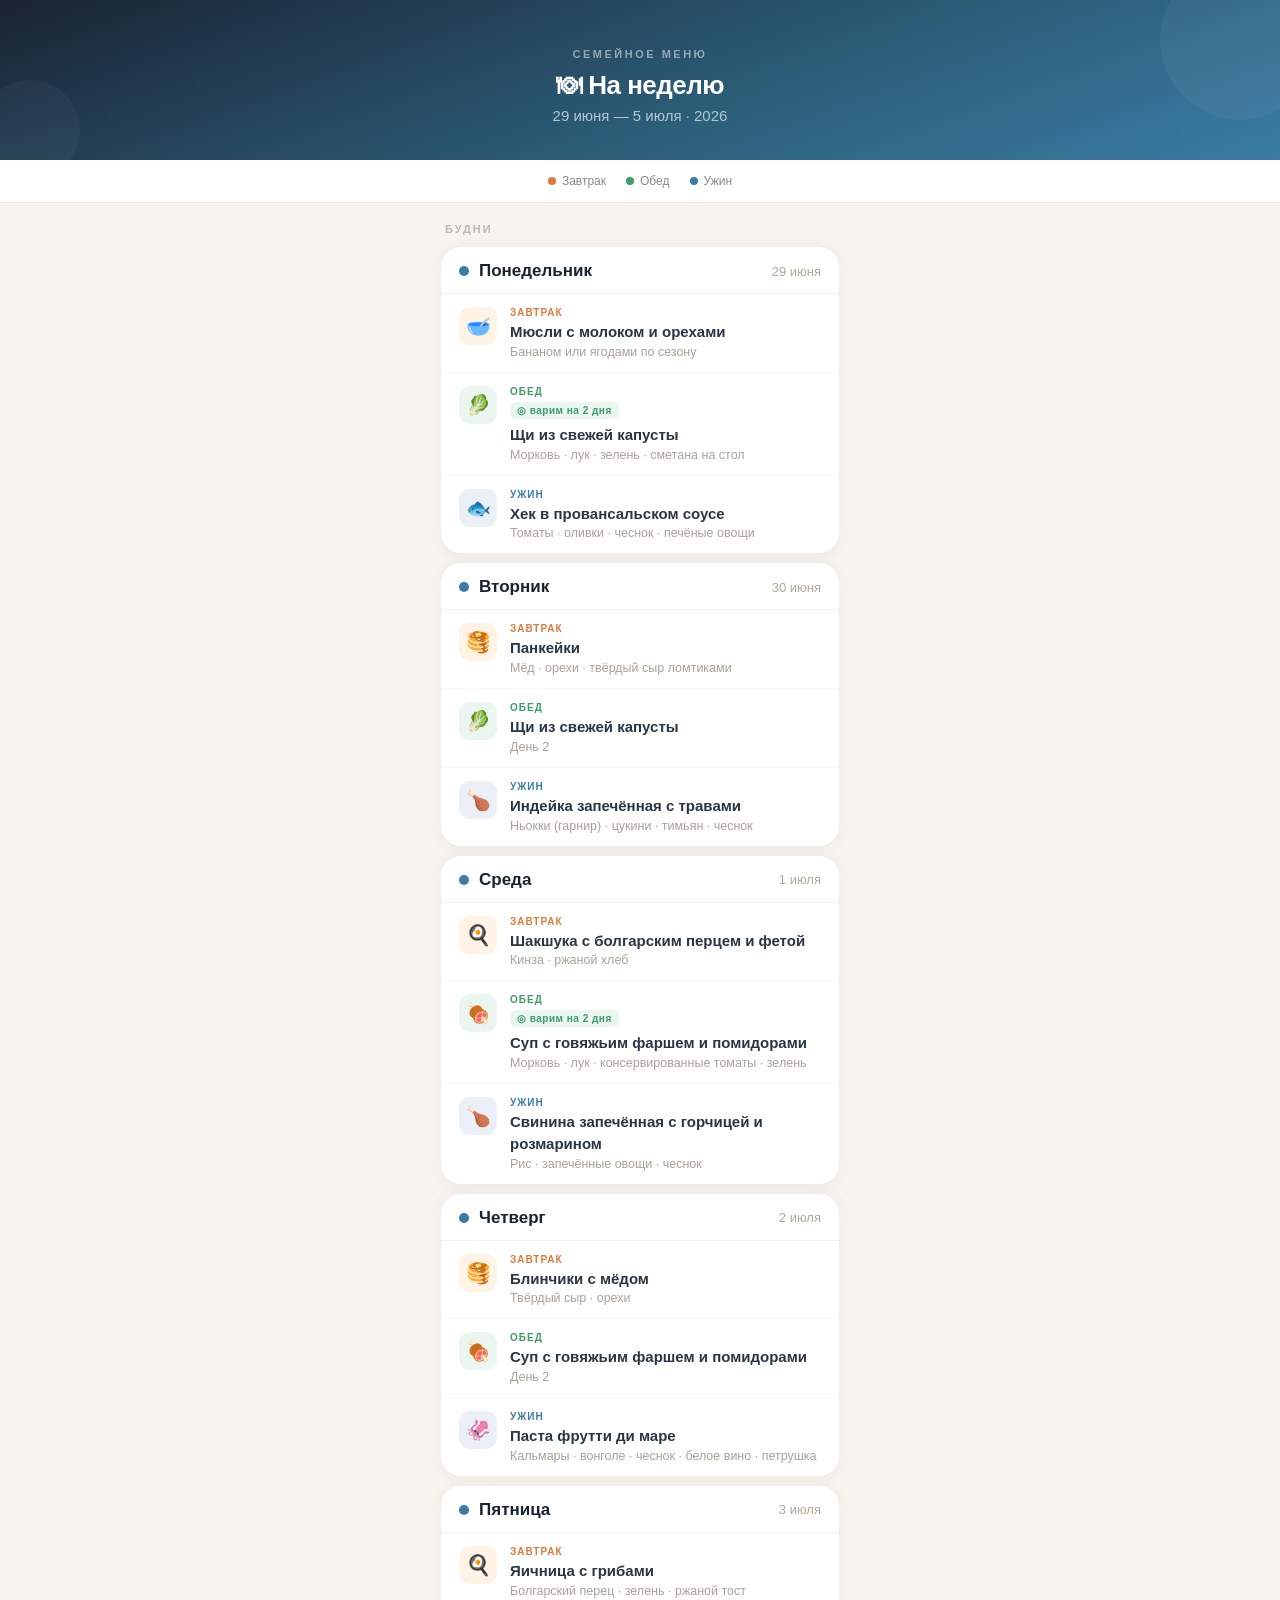
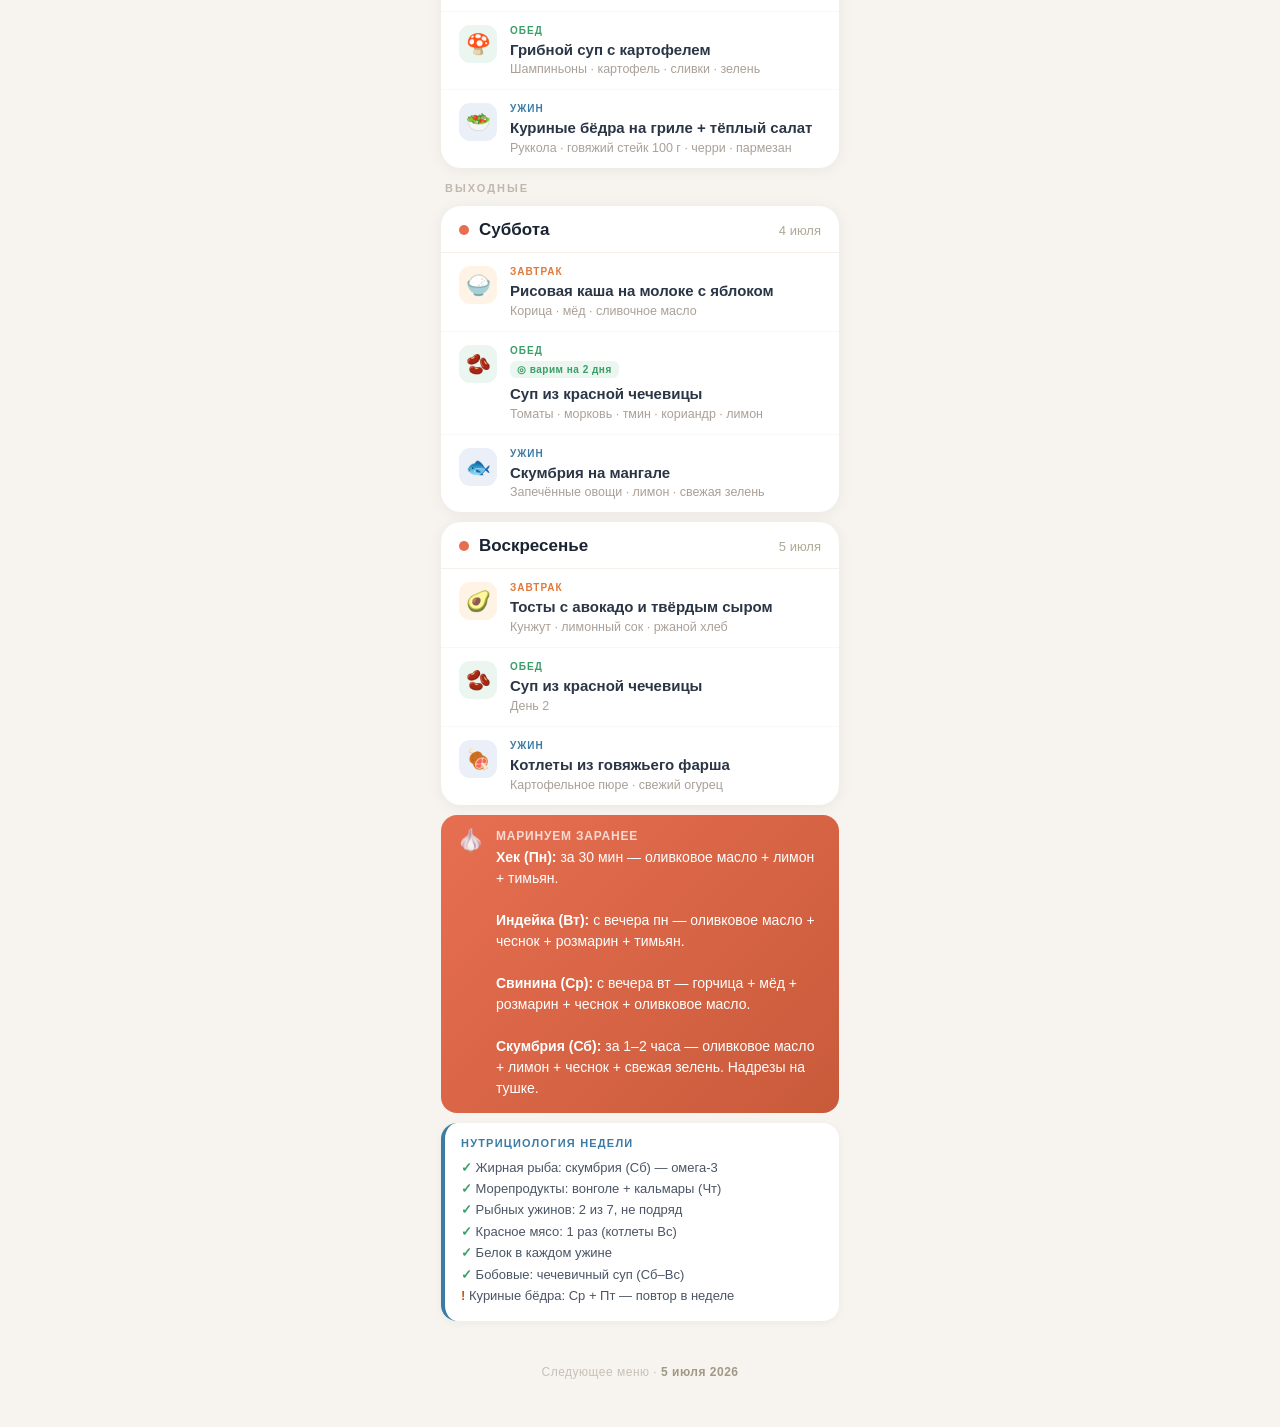
<file: menu_june29.html>
<!DOCTYPE html>
<html lang="ru">
<head>
<meta charset="UTF-8">
<meta name="viewport" content="width=device-width, initial-scale=1.0, maximum-scale=1.0, user-scalable=no">
<title>Меню · 29 июня — 5 июля</title>
<style>
  * { margin: 0; padding: 0; box-sizing: border-box; }

  body {
    font-family: -apple-system, BlinkMacSystemFont, 'SF Pro Display', 'Helvetica Neue', sans-serif;
    background: #F7F3EE;
    color: #1A2332;
    min-height: 100vh;
  }

  .header {
    background: linear-gradient(160deg, #1A2332 0%, #2C5F7A 60%, #3A7CA5 100%);
    padding: 48px 24px 36px;
    text-align: center;
    position: relative;
    overflow: hidden;
  }
  .header::before {
    content: '';
    position: absolute;
    top: -40px; right: -40px;
    width: 160px; height: 160px;
    border-radius: 50%;
    background: rgba(255,255,255,0.04);
  }
  .header::after {
    content: '';
    position: absolute;
    bottom: -20px; left: -20px;
    width: 100px; height: 100px;
    border-radius: 50%;
    background: rgba(255,255,255,0.03);
  }
  .header-label {
    font-size: 11px;
    font-weight: 600;
    letter-spacing: 2.5px;
    text-transform: uppercase;
    color: rgba(255,255,255,0.5);
    margin-bottom: 10px;
  }
  .header-title {
    font-size: 26px;
    font-weight: 800;
    color: #fff;
    margin-bottom: 6px;
    letter-spacing: -0.5px;
  }
  .header-dates {
    font-size: 15px;
    color: rgba(255,255,255,0.65);
    font-weight: 400;
  }

  .legend {
    display: flex;
    justify-content: center;
    gap: 20px;
    padding: 14px 20px;
    background: white;
    border-bottom: 1px solid #EDE8E3;
  }
  .legend-item {
    display: flex;
    align-items: center;
    gap: 6px;
    font-size: 12px;
    color: #888;
    font-weight: 500;
  }
  .legend-dot { width: 8px; height: 8px; border-radius: 50%; }

  .content {
    padding: 16px;
    max-width: 430px;
    margin: 0 auto;
    display: flex;
    flex-direction: column;
    gap: 10px;
  }

  .day-card {
    background: white;
    border-radius: 20px;
    overflow: hidden;
    box-shadow: 0 2px 16px rgba(0,0,0,0.055);
  }
  .day-header {
    padding: 14px 18px 12px;
    border-bottom: 1px solid #F5F0EB;
    display: flex;
    align-items: center;
    gap: 10px;
  }
  .day-dot { width: 10px; height: 10px; border-radius: 50%; flex-shrink: 0; }
  .dot-weekend { background: #E76F51; }
  .dot-weekday { background: #3A7CA5; }
  .day-name { font-size: 17px; font-weight: 700; color: #1A2332; flex: 1; }
  .day-date { font-size: 13px; color: #B0A898; font-weight: 400; }

  .meal {
    padding: 13px 18px;
    display: flex;
    gap: 13px;
    align-items: flex-start;
    border-bottom: 1px solid #FAF7F4;
  }
  .meal:last-child { border-bottom: none; }

  .meal-icon {
    width: 38px; height: 38px;
    border-radius: 11px;
    display: flex;
    align-items: center;
    justify-content: center;
    font-size: 20px;
    flex-shrink: 0;
  }
  .icon-b { background: #FFF3E6; }
  .icon-l { background: #EAF6EF; }
  .icon-d { background: #EBF0F8; }

  .meal-content { flex: 1; }
  .meal-label {
    font-size: 10px;
    font-weight: 700;
    text-transform: uppercase;
    letter-spacing: 1px;
    margin-bottom: 3px;
  }
  .label-b { color: #E07A3A; }
  .label-l { color: #3A9E68; }
  .label-d { color: #3A7CA5; }

  .meal-text { font-size: 15px; color: #2A3545; line-height: 1.45; font-weight: 600; }
  .meal-sub { font-size: 12.5px; color: #AAA098; margin-top: 2px; font-weight: 400; }

  .soup-tag {
    display: inline-flex;
    align-items: center;
    gap: 4px;
    font-size: 10px;
    font-weight: 700;
    letter-spacing: 0.5px;
    color: #3A9E68;
    background: #EAF6EF;
    padding: 3px 7px;
    border-radius: 6px;
    margin-bottom: 5px;
  }

  .tip-card {
    border-radius: 16px;
    background: linear-gradient(135deg, #E76F51 0%, #C85A3A 100%);
    padding: 14px 16px;
    display: flex;
    gap: 12px;
    align-items: flex-start;
  }
  .tip-emoji { font-size: 22px; line-height: 1; flex-shrink: 0; margin-top: 1px; }
  .tip-title {
    font-size: 12px;
    font-weight: 700;
    text-transform: uppercase;
    letter-spacing: 0.8px;
    color: rgba(255,255,255,0.75);
    margin-bottom: 4px;
  }
  .tip-text { font-size: 14px; color: white; line-height: 1.5; font-weight: 500; }

  .nutri-card {
    border-radius: 16px;
    background: white;
    border-left: 4px solid #3A7CA5;
    padding: 14px 16px;
    box-shadow: 0 2px 10px rgba(0,0,0,0.045);
  }
  .nutri-title {
    font-size: 11px;
    font-weight: 700;
    text-transform: uppercase;
    letter-spacing: 1.2px;
    color: #3A7CA5;
    margin-bottom: 8px;
  }
  .nutri-row { font-size: 13px; color: #4A5565; line-height: 1.65; }
  .ok { color: #3A9E68; font-weight: 700; }
  .warn { color: #C05A18; font-weight: 700; }

  .section-title {
    font-size: 11px;
    font-weight: 700;
    letter-spacing: 2px;
    text-transform: uppercase;
    color: #C0B8B0;
    padding: 4px 4px 2px;
  }

  .footer {
    text-align: center;
    padding: 28px 16px 48px;
    color: #C8C0B8;
    font-size: 12px;
    font-weight: 500;
    letter-spacing: 0.5px;
  }
  .footer strong { color: #A09888; }
</style>
</head>
<body>

<div class="header">
  <div class="header-label">Семейное меню</div>
  <div class="header-title">🍽 На неделю</div>
  <div class="header-dates">29 июня — 5 июля · 2026</div>
</div>

<div class="legend">
  <div class="legend-item"><div class="legend-dot" style="background:#E07A3A"></div>Завтрак</div>
  <div class="legend-item"><div class="legend-dot" style="background:#3A9E68"></div>Обед</div>
  <div class="legend-item"><div class="legend-dot" style="background:#3A7CA5"></div>Ужин</div>
</div>

<div class="content">

  <div class="section-title">Будни</div>

  <!-- ПОНЕДЕЛЬНИК -->
  <div class="day-card">
    <div class="day-header">
      <div class="day-dot dot-weekday"></div>
      <div class="day-name">Понедельник</div>
      <div class="day-date">29 июня</div>
    </div>
    <div class="meal">
      <div class="meal-icon icon-b">🥣</div>
      <div class="meal-content">
        <div class="meal-label label-b">Завтрак</div>
        <div class="meal-text">Мюсли с молоком и орехами</div>
        <div class="meal-sub">Бананом или ягодами по сезону</div>
      </div>
    </div>
    <div class="meal">
      <div class="meal-icon icon-l">🥬</div>
      <div class="meal-content">
        <div class="meal-label label-l">Обед</div>
        <div class="soup-tag">◎ варим на 2 дня</div>
        <div class="meal-text">Щи из свежей капусты</div>
        <div class="meal-sub">Морковь · лук · зелень · сметана на стол</div>
      </div>
    </div>
    <div class="meal">
      <div class="meal-icon icon-d">🐟</div>
      <div class="meal-content">
        <div class="meal-label label-d">Ужин</div>
        <div class="meal-text">Хек в провансальском соусе</div>
        <div class="meal-sub">Томаты · оливки · чеснок · печёные овощи</div>
      </div>
    </div>
  </div>

  <!-- ВТОРНИК -->
  <div class="day-card">
    <div class="day-header">
      <div class="day-dot dot-weekday"></div>
      <div class="day-name">Вторник</div>
      <div class="day-date">30 июня</div>
    </div>
    <div class="meal">
      <div class="meal-icon icon-b">🥞</div>
      <div class="meal-content">
        <div class="meal-label label-b">Завтрак</div>
        <div class="meal-text">Панкейки</div>
        <div class="meal-sub">Мёд · орехи · твёрдый сыр ломтиками</div>
      </div>
    </div>
    <div class="meal">
      <div class="meal-icon icon-l">🥬</div>
      <div class="meal-content">
        <div class="meal-label label-l">Обед</div>
        <div class="meal-text">Щи из свежей капусты</div>
        <div class="meal-sub">День 2</div>
      </div>
    </div>
    <div class="meal">
      <div class="meal-icon icon-d">🍗</div>
      <div class="meal-content">
        <div class="meal-label label-d">Ужин</div>
        <div class="meal-text">Индейка запечённая с травами</div>
        <div class="meal-sub">Ньокки (гарнир) · цукини · тимьян · чеснок</div>
      </div>
    </div>
  </div>

  <!-- СРЕДА -->
  <div class="day-card">
    <div class="day-header">
      <div class="day-dot dot-weekday"></div>
      <div class="day-name">Среда</div>
      <div class="day-date">1 июля</div>
    </div>
    <div class="meal">
      <div class="meal-icon icon-b">🍳</div>
      <div class="meal-content">
        <div class="meal-label label-b">Завтрак</div>
        <div class="meal-text">Шакшука с болгарским перцем и фетой</div>
        <div class="meal-sub">Кинза · ржаной хлеб</div>
      </div>
    </div>
    <div class="meal">
      <div class="meal-icon icon-l">🍖</div>
      <div class="meal-content">
        <div class="meal-label label-l">Обед</div>
        <div class="soup-tag">◎ варим на 2 дня</div>
        <div class="meal-text">Суп с говяжьим фаршем и помидорами</div>
        <div class="meal-sub">Морковь · лук · консервированные томаты · зелень</div>
      </div>
    </div>
    <div class="meal">
      <div class="meal-icon icon-d">🍗</div>
      <div class="meal-content">
        <div class="meal-label label-d">Ужин</div>
        <div class="meal-text">Свинина запечённая с горчицей и розмарином</div>
        <div class="meal-sub">Рис · запечённые овощи · чеснок</div>
      </div>
    </div>
  </div>

  <!-- ЧЕТВЕРГ -->
  <div class="day-card">
    <div class="day-header">
      <div class="day-dot dot-weekday"></div>
      <div class="day-name">Четверг</div>
      <div class="day-date">2 июля</div>
    </div>
    <div class="meal">
      <div class="meal-icon icon-b">🥞</div>
      <div class="meal-content">
        <div class="meal-label label-b">Завтрак</div>
        <div class="meal-text">Блинчики с мёдом</div>
        <div class="meal-sub">Твёрдый сыр · орехи</div>
      </div>
    </div>
    <div class="meal">
      <div class="meal-icon icon-l">🍖</div>
      <div class="meal-content">
        <div class="meal-label label-l">Обед</div>
        <div class="meal-text">Суп с говяжьим фаршем и помидорами</div>
        <div class="meal-sub">День 2</div>
      </div>
    </div>
    <div class="meal">
      <div class="meal-icon icon-d">🦑</div>
      <div class="meal-content">
        <div class="meal-label label-d">Ужин</div>
        <div class="meal-text">Паста фрутти ди маре</div>
        <div class="meal-sub">Кальмары · вонголе · чеснок · белое вино · петрушка</div>
      </div>
    </div>
  </div>

  <!-- ПЯТНИЦА -->
  <div class="day-card">
    <div class="day-header">
      <div class="day-dot dot-weekday"></div>
      <div class="day-name">Пятница</div>
      <div class="day-date">3 июля</div>
    </div>
    <div class="meal">
      <div class="meal-icon icon-b">🍳</div>
      <div class="meal-content">
        <div class="meal-label label-b">Завтрак</div>
        <div class="meal-text">Яичница с грибами</div>
        <div class="meal-sub">Болгарский перец · зелень · ржаной тост</div>
      </div>
    </div>
    <div class="meal">
      <div class="meal-icon icon-l">🍄</div>
      <div class="meal-content">
        <div class="meal-label label-l">Обед</div>
        <div class="meal-text">Грибной суп с картофелем</div>
        <div class="meal-sub">Шампиньоны · картофель · сливки · зелень</div>
      </div>
    </div>
    <div class="meal">
      <div class="meal-icon icon-d">🥗</div>
      <div class="meal-content">
        <div class="meal-label label-d">Ужин</div>
        <div class="meal-text">Куриные бёдра на гриле + тёплый салат</div>
        <div class="meal-sub">Руккола · говяжий стейк 100 г · черри · пармезан</div>
      </div>
    </div>
  </div>

  <div class="section-title">Выходные</div>

  <!-- СУББОТА -->
  <div class="day-card">
    <div class="day-header">
      <div class="day-dot dot-weekend"></div>
      <div class="day-name">Суббота</div>
      <div class="day-date">4 июля</div>
    </div>
    <div class="meal">
      <div class="meal-icon icon-b">🍚</div>
      <div class="meal-content">
        <div class="meal-label label-b">Завтрак</div>
        <div class="meal-text">Рисовая каша на молоке с яблоком</div>
        <div class="meal-sub">Корица · мёд · сливочное масло</div>
      </div>
    </div>
    <div class="meal">
      <div class="meal-icon icon-l">🫘</div>
      <div class="meal-content">
        <div class="meal-label label-l">Обед</div>
        <div class="soup-tag">◎ варим на 2 дня</div>
        <div class="meal-text">Суп из красной чечевицы</div>
        <div class="meal-sub">Томаты · морковь · тмин · кориандр · лимон</div>
      </div>
    </div>
    <div class="meal">
      <div class="meal-icon icon-d">🐟</div>
      <div class="meal-content">
        <div class="meal-label label-d">Ужин</div>
        <div class="meal-text">Скумбрия на мангале</div>
        <div class="meal-sub">Запечённые овощи · лимон · свежая зелень</div>
      </div>
    </div>
  </div>

  <!-- ВОСКРЕСЕНЬЕ -->
  <div class="day-card">
    <div class="day-header">
      <div class="day-dot dot-weekend"></div>
      <div class="day-name">Воскресенье</div>
      <div class="day-date">5 июля</div>
    </div>
    <div class="meal">
      <div class="meal-icon icon-b">🥑</div>
      <div class="meal-content">
        <div class="meal-label label-b">Завтрак</div>
        <div class="meal-text">Тосты с авокадо и твёрдым сыром</div>
        <div class="meal-sub">Кунжут · лимонный сок · ржаной хлеб</div>
      </div>
    </div>
    <div class="meal">
      <div class="meal-icon icon-l">🫘</div>
      <div class="meal-content">
        <div class="meal-label label-l">Обед</div>
        <div class="meal-text">Суп из красной чечевицы</div>
        <div class="meal-sub">День 2</div>
      </div>
    </div>
    <div class="meal">
      <div class="meal-icon icon-d">🍖</div>
      <div class="meal-content">
        <div class="meal-label label-d">Ужин</div>
        <div class="meal-text">Котлеты из говяжьего фарша</div>
        <div class="meal-sub">Картофельное пюре · свежий огурец</div>
      </div>
    </div>
  </div>

  <!-- МАРИНАДЫ -->
  <div class="tip-card">
    <div class="tip-emoji">🧄</div>
    <div>
      <div class="tip-title">Маринуем заранее</div>
      <div class="tip-text">
        <b>Хек (Пн):</b> за 30 мин — оливковое масло + лимон + тимьян.<br><br>
        <b>Индейка (Вт):</b> с вечера пн — оливковое масло + чеснок + розмарин + тимьян.<br><br>
        <b>Свинина (Ср):</b> с вечера вт — горчица + мёд + розмарин + чеснок + оливковое масло.<br><br>
        <b>Скумбрия (Сб):</b> за 1–2 часа — оливковое масло + лимон + чеснок + свежая зелень. Надрезы на тушке.
      </div>
    </div>
  </div>

  <!-- НУТРИЦИОЛОГИЯ -->
  <div class="nutri-card">
    <div class="nutri-title">Нутрициология недели</div>
    <div class="nutri-row">
      <span class="ok">✓</span> Жирная рыба: скумбрия (Сб) — омега-3<br>
      <span class="ok">✓</span> Морепродукты: вонголе + кальмары (Чт)<br>
      <span class="ok">✓</span> Рыбных ужинов: 2 из 7, не подряд<br>
      <span class="ok">✓</span> Красное мясо: 1 раз (котлеты Вс)<br>
      <span class="ok">✓</span> Белок в каждом ужине<br>
      <span class="ok">✓</span> Бобовые: чечевичный суп (Сб–Вс)<br>
      <span class="warn">!</span> Куриные бёдра: Ср + Пт — повтор в неделе
    </div>
  </div>

</div>

<div class="footer">
  Следующее меню · <strong>5 июля 2026</strong>
</div>

</body>
</html>
</file>
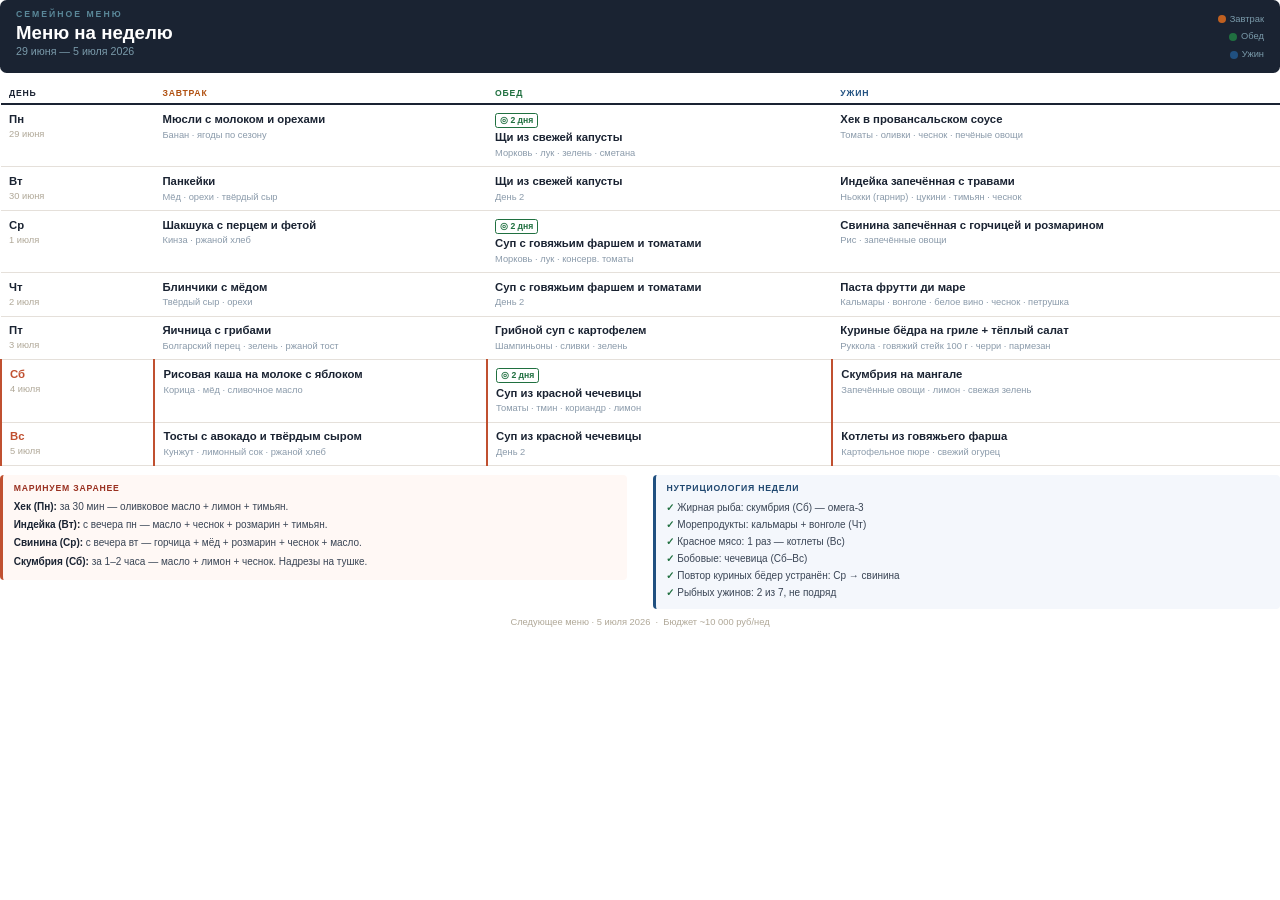
<file: menu_june29_print.html>
<!DOCTYPE html>
<html lang="ru">
<head>
<meta charset="UTF-8">
<title>Меню · 29 июня — 5 июля · Печать</title>
<style>
  @page {
    size: A4 portrait;
    margin: 12mm;
  }

  * { margin: 0; padding: 0; box-sizing: border-box; }

  body {
    font-family: 'Helvetica Neue', Arial, sans-serif;
    font-size: 9pt;
    color: #1A2332;
    background: white;
    -webkit-print-color-adjust: exact;
    print-color-adjust: exact;
  }

  /* HEADER */
  .header {
    background-color: #1A2332;
    padding: 7pt 12pt;
    border-radius: 5pt;
    margin-bottom: 7pt;
    overflow: hidden;
  }
  .header-right {
    float: right;
    text-align: right;
    font-size: 7pt;
    color: #7a9aaa;
    line-height: 1.9;
    padding-top: 1pt;
  }
  .header-label {
    font-size: 6.5pt;
    font-weight: 600;
    letter-spacing: 2px;
    text-transform: uppercase;
    color: #5a8899;
    margin-bottom: 2pt;
  }
  .header-title {
    font-size: 14pt;
    font-weight: 800;
    color: #ffffff;
  }
  .header-dates {
    font-size: 8pt;
    color: #7a9aaa;
    margin-top: 1pt;
  }
  .dot {
    display: inline-block;
    width: 6pt;
    height: 6pt;
    border-radius: 50%;
    margin-right: 3pt;
    vertical-align: middle;
  }

  /* MENU TABLE */
  table.menu {
    width: 100%;
    border-collapse: collapse;
    table-layout: fixed;
  }
  table.menu th {
    padding: 4pt 6pt;
    font-size: 6.5pt;
    font-weight: 700;
    text-transform: uppercase;
    letter-spacing: 0.8px;
    text-align: left;
    border-bottom: 1.5pt solid #1A2332;
  }
  th.col-day { width: 12%; color: #1A2332; }
  th.col-b   { width: 26%; color: #B05010; }
  th.col-l   { width: 27%; color: #207040; }
  th.col-d   { width: 35%; color: #205080; }

  table.menu td {
    padding: 5pt 6pt;
    vertical-align: top;
    border-bottom: 0.5pt solid #E5E0DA;
    color: #1A2332;
    line-height: 1.3;
  }
  .day-cell {
    font-weight: 700;
    font-size: 8.5pt;
    vertical-align: middle;
  }
  .day-num {
    font-size: 7pt;
    color: #B0A898;
    font-weight: 400;
    margin-top: 1pt;
  }

  tr.weekend td { border-left: 2pt solid #C05030; }
  tr.weekend .day-cell { color: #C05030; }

  td.cell-b { border-top: 1.2pt solid #C06020; }
  td.cell-l { border-top: 1.2pt solid #207040; }
  td.cell-d { border-top: 1.2pt solid #205080; }

  .dish {
    font-weight: 600;
    font-size: 8.5pt;
    color: #1A2332;
  }
  .detail {
    font-size: 7pt;
    color: #8A9AAA;
    margin-top: 1.5pt;
    line-height: 1.35;
  }

  .soup-badge {
    display: inline-block;
    font-size: 6.5pt;
    font-weight: 700;
    color: #207040;
    border: 0.75pt solid #207040;
    padding: 0.5pt 3pt;
    border-radius: 2pt;
    margin-bottom: 2pt;
  }

  /* BOTTOM */
  .bottom {
    margin-top: 7pt;
    overflow: hidden;
  }
  .bottom-left {
    float: left;
    width: 49%;
    border-left: 2.5pt solid #C05030;
    background-color: #fff8f5;
    padding: 6pt 8pt;
    border-radius: 3pt;
  }
  .bottom-right {
    float: right;
    width: 49%;
    border-left: 2.5pt solid #205080;
    background-color: #f4f7fc;
    padding: 6pt 8pt;
    border-radius: 3pt;
  }
  .box-title {
    font-size: 6.5pt;
    font-weight: 700;
    text-transform: uppercase;
    letter-spacing: 0.8px;
    margin-bottom: 4pt;
  }
  .bottom-left .box-title { color: #993020; }
  .bottom-right .box-title { color: #204870; }

  .tip { font-size: 7.5pt; color: #3A4555; line-height: 1.5; margin-bottom: 2.5pt; }
  .tip b { color: #1A2332; }

  .nutri { font-size: 7.5pt; color: #3A4555; line-height: 1.7; }
  .ok   { color: #207040; font-weight: 700; }
  .warn { color: #B05010; font-weight: 700; }

  .footer {
    clear: both;
    margin-top: 6pt;
    text-align: center;
    font-size: 7pt;
    color: #B0A898;
  }

  @media print {
    body { background: white; }
    .header { background-color: #1A2332 !important; }
    .header-title { color: #ffffff !important; }
    .header-label { color: #5a8899 !important; }
    .header-dates, .header-right { color: #7a9aaa !important; }
    .bottom-left { background-color: #fff8f5 !important; }
    .bottom-right { background-color: #f4f7fc !important; }
  }
</style>
</head>
<body>

<div class="header">
  <div class="header-right">
    <div><span class="dot" style="background-color:#C06020"></span>Завтрак</div>
    <div><span class="dot" style="background-color:#207040"></span>Обед</div>
    <div><span class="dot" style="background-color:#205080"></span>Ужин</div>
  </div>
  <div class="header-label">Семейное меню</div>
  <div class="header-title">Меню на неделю</div>
  <div class="header-dates">29 июня — 5 июля 2026</div>
</div>

<table class="menu">
  <thead>
    <tr>
      <th class="col-day">День</th>
      <th class="col-b">Завтрак</th>
      <th class="col-l">Обед</th>
      <th class="col-d">Ужин</th>
    </tr>
  </thead>
  <tbody>

    <tr>
      <td class="day-cell">Пн<div class="day-num">29 июня</div></td>
      <td class="cell-b">
        <div class="dish">Мюсли с молоком и орехами</div>
        <div class="detail">Банан · ягоды по сезону</div>
      </td>
      <td class="cell-l">
        <div class="soup-badge">◎ 2 дня</div>
        <div class="dish">Щи из свежей капусты</div>
        <div class="detail">Морковь · лук · зелень · сметана</div>
      </td>
      <td class="cell-d">
        <div class="dish">Хек в провансальском соусе</div>
        <div class="detail">Томаты · оливки · чеснок · печёные овощи</div>
      </td>
    </tr>

    <tr>
      <td class="day-cell">Вт<div class="day-num">30 июня</div></td>
      <td class="cell-b">
        <div class="dish">Панкейки</div>
        <div class="detail">Мёд · орехи · твёрдый сыр</div>
      </td>
      <td class="cell-l">
        <div class="dish">Щи из свежей капусты</div>
        <div class="detail">День 2</div>
      </td>
      <td class="cell-d">
        <div class="dish">Индейка запечённая с травами</div>
        <div class="detail">Ньокки (гарнир) · цукини · тимьян · чеснок</div>
      </td>
    </tr>

    <tr>
      <td class="day-cell">Ср<div class="day-num">1 июля</div></td>
      <td class="cell-b">
        <div class="dish">Шакшука с перцем и фетой</div>
        <div class="detail">Кинза · ржаной хлеб</div>
      </td>
      <td class="cell-l">
        <div class="soup-badge">◎ 2 дня</div>
        <div class="dish">Суп с говяжьим фаршем и томатами</div>
        <div class="detail">Морковь · лук · консерв. томаты</div>
      </td>
      <td class="cell-d">
        <div class="dish">Свинина запечённая с горчицей и розмарином</div>
        <div class="detail">Рис · запечённые овощи</div>
      </td>
    </tr>

    <tr>
      <td class="day-cell">Чт<div class="day-num">2 июля</div></td>
      <td class="cell-b">
        <div class="dish">Блинчики с мёдом</div>
        <div class="detail">Твёрдый сыр · орехи</div>
      </td>
      <td class="cell-l">
        <div class="dish">Суп с говяжьим фаршем и томатами</div>
        <div class="detail">День 2</div>
      </td>
      <td class="cell-d">
        <div class="dish">Паста фрутти ди маре</div>
        <div class="detail">Кальмары · вонголе · белое вино · чеснок · петрушка</div>
      </td>
    </tr>

    <tr>
      <td class="day-cell">Пт<div class="day-num">3 июля</div></td>
      <td class="cell-b">
        <div class="dish">Яичница с грибами</div>
        <div class="detail">Болгарский перец · зелень · ржаной тост</div>
      </td>
      <td class="cell-l">
        <div class="dish">Грибной суп с картофелем</div>
        <div class="detail">Шампиньоны · сливки · зелень</div>
      </td>
      <td class="cell-d">
        <div class="dish">Куриные бёдра на гриле + тёплый салат</div>
        <div class="detail">Руккола · говяжий стейк 100 г · черри · пармезан</div>
      </td>
    </tr>

    <tr class="weekend">
      <td class="day-cell">Сб<div class="day-num">4 июля</div></td>
      <td class="cell-b">
        <div class="dish">Рисовая каша на молоке с яблоком</div>
        <div class="detail">Корица · мёд · сливочное масло</div>
      </td>
      <td class="cell-l">
        <div class="soup-badge">◎ 2 дня</div>
        <div class="dish">Суп из красной чечевицы</div>
        <div class="detail">Томаты · тмин · кориандр · лимон</div>
      </td>
      <td class="cell-d">
        <div class="dish">Скумбрия на мангале</div>
        <div class="detail">Запечённые овощи · лимон · свежая зелень</div>
      </td>
    </tr>

    <tr class="weekend">
      <td class="day-cell">Вс<div class="day-num">5 июля</div></td>
      <td class="cell-b">
        <div class="dish">Тосты с авокадо и твёрдым сыром</div>
        <div class="detail">Кунжут · лимонный сок · ржаной хлеб</div>
      </td>
      <td class="cell-l">
        <div class="dish">Суп из красной чечевицы</div>
        <div class="detail">День 2</div>
      </td>
      <td class="cell-d">
        <div class="dish">Котлеты из говяжьего фарша</div>
        <div class="detail">Картофельное пюре · свежий огурец</div>
      </td>
    </tr>

  </tbody>
</table>

<div class="bottom">
  <div class="bottom-left">
    <div class="box-title">Маринуем заранее</div>
    <div class="tip"><b>Хек (Пн):</b> за 30 мин — оливковое масло + лимон + тимьян.</div>
    <div class="tip"><b>Индейка (Вт):</b> с вечера пн — масло + чеснок + розмарин + тимьян.</div>
    <div class="tip"><b>Свинина (Ср):</b> с вечера вт — горчица + мёд + розмарин + чеснок + масло.</div>
    <div class="tip"><b>Скумбрия (Сб):</b> за 1–2 часа — масло + лимон + чеснок. Надрезы на тушке.</div>
  </div>
  <div class="bottom-right">
    <div class="box-title">Нутрициология недели</div>
    <div class="nutri">
      <span class="ok">✓</span> Жирная рыба: скумбрия (Сб) — омега-3<br>
      <span class="ok">✓</span> Морепродукты: кальмары + вонголе (Чт)<br>
      <span class="ok">✓</span> Красное мясо: 1 раз — котлеты (Вс)<br>
      <span class="ok">✓</span> Бобовые: чечевица (Сб–Вс)<br>
      <span class="ok">✓</span> Повтор куриных бёдер устранён: Ср → свинина<br>
      <span class="ok">✓</span> Рыбных ужинов: 2 из 7, не подряд
    </div>
  </div>
</div>

<div class="footer">Следующее меню · 5 июля 2026 &nbsp;·&nbsp; Бюджет ~10 000 руб/нед</div>

</body>
</html>
</file>
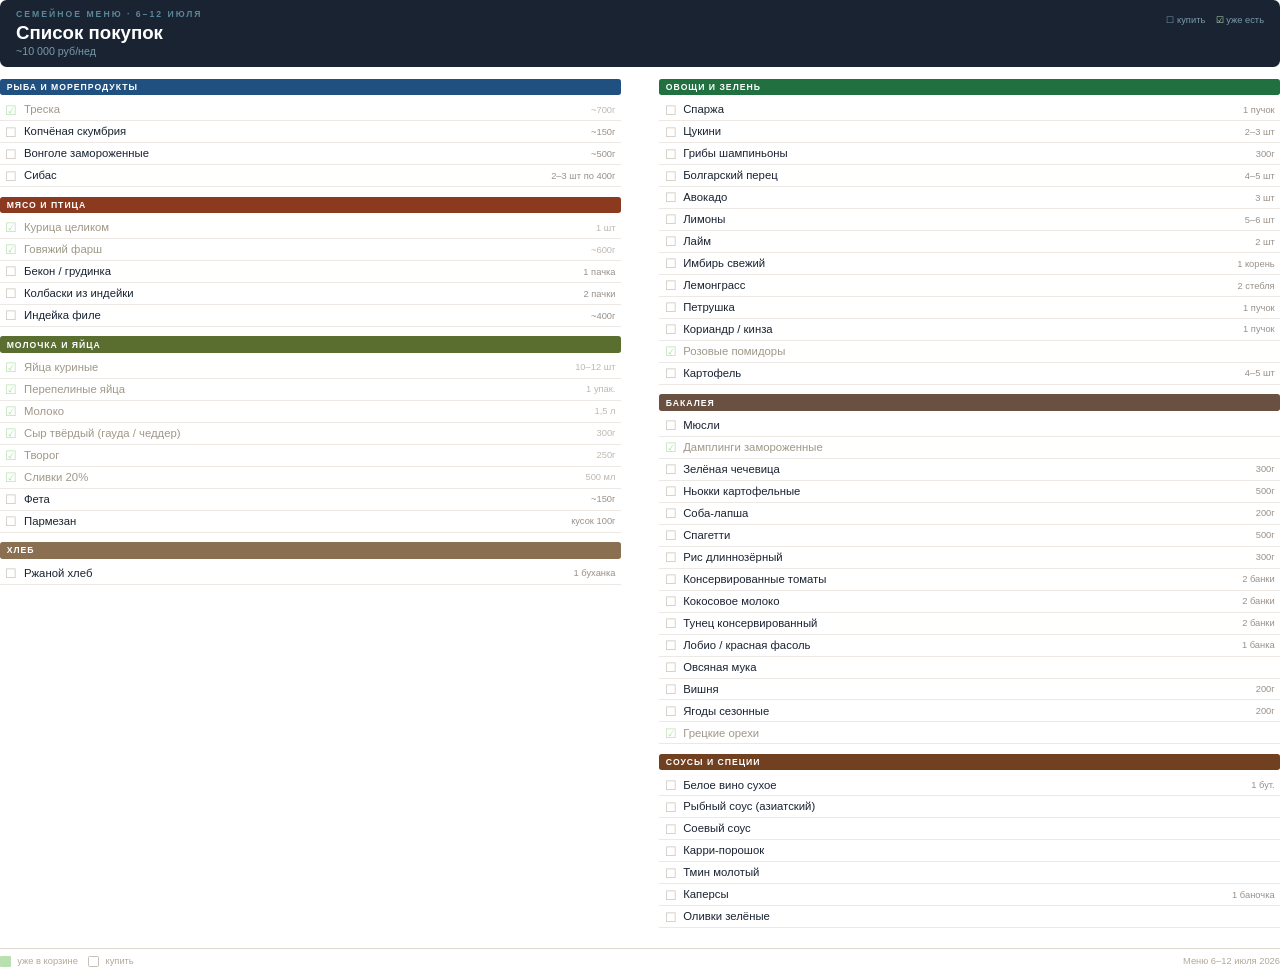
<file: shopping_july6_print.html>
<!DOCTYPE html>
<html lang="ru">
<head>
<meta charset="UTF-8">
<title>Список покупок · 6–12 июля · Печать</title>
<style>
  @page {
    size: A4 portrait;
    margin: 12mm;
  }

  * { margin: 0; padding: 0; box-sizing: border-box; }

  body {
    font-family: 'Helvetica Neue', Arial, sans-serif;
    font-size: 8.5pt;
    color: #1A2332;
    background: white;
    -webkit-print-color-adjust: exact;
    print-color-adjust: exact;
  }

  /* HEADER */
  .header {
    background-color: #1A2332;
    padding: 7pt 12pt;
    border-radius: 5pt;
    margin-bottom: 9pt;
    overflow: hidden;
  }
  .header-right {
    float: right;
    text-align: right;
    font-size: 7pt;
    color: #7a9aaa;
    padding-top: 3pt;
    line-height: 1.6;
  }
  .header-label {
    font-size: 6.5pt;
    font-weight: 600;
    letter-spacing: 2px;
    text-transform: uppercase;
    color: #5a8899;
    margin-bottom: 2pt;
  }
  .header-title {
    font-size: 14pt;
    font-weight: 800;
    color: #ffffff;
  }
  .header-dates {
    font-size: 8pt;
    color: #7a9aaa;
    margin-top: 1pt;
  }

  /* TWO-COLUMN LAYOUT */
  .columns {
    overflow: hidden;
  }
  .col {
    float: left;
    width: 48.5%;
  }
  .col:last-child {
    float: right;
  }

  /* CATEGORY */
  .category {
    margin-bottom: 7pt;
  }
  .cat-title {
    font-size: 6.5pt;
    font-weight: 700;
    text-transform: uppercase;
    letter-spacing: 1px;
    padding: 2.5pt 5pt;
    border-radius: 2pt;
    margin-bottom: 3pt;
    color: white;
  }
  .cat-fish    { background-color: #205080; }
  .cat-meat    { background-color: #8B3A20; }
  .cat-dairy   { background-color: #5A6E30; }
  .cat-veg     { background-color: #207040; }
  .cat-dry     { background-color: #6A5040; }
  .cat-sauces  { background-color: #704020; }
  .cat-bread   { background-color: #8A7050; }

  /* ITEM */
  .item {
    display: table;
    width: 100%;
    padding: 2pt 4pt;
    border-bottom: 0.4pt solid #EDE8E3;
    vertical-align: middle;
  }
  .item-check {
    display: table-cell;
    width: 14pt;
    font-size: 10pt;
    color: #C8C0B8;
    vertical-align: middle;
    padding-top: 0.5pt;
  }
  .item-name {
    display: table-cell;
    font-size: 8.5pt;
    color: #1A2332;
    vertical-align: middle;
    line-height: 1.3;
    font-weight: 500;
  }
  .item-qty {
    display: table-cell;
    font-size: 7pt;
    color: #9A9088;
    text-align: right;
    vertical-align: middle;
    white-space: nowrap;
    padding-left: 4pt;
  }

  /* Items already in cart */
  .item.have .item-name { color: #A09888; }
  .item.have .item-qty  { color: #C0B8B0; }
  .item.have .item-check { color: #B8E0B0; }

  /* FOOTER */
  .footer {
    clear: both;
    margin-top: 8pt;
    border-top: 0.5pt solid #DDD8D0;
    padding-top: 5pt;
    overflow: hidden;
  }
  .footer-left {
    float: left;
    font-size: 7pt;
    color: #B0A898;
  }
  .footer-right {
    float: right;
    font-size: 7pt;
    color: #B0A898;
  }
  .legend {
    display: inline-block;
    width: 8pt; height: 8pt;
    border-radius: 1pt;
    vertical-align: middle;
    margin-right: 3pt;
  }

  @media print {
    body { background: white; }
    .header { background-color: #1A2332 !important; }
    .header-title { color: #ffffff !important; }
    .cat-fish   { background-color: #205080 !important; }
    .cat-meat   { background-color: #8B3A20 !important; }
    .cat-dairy  { background-color: #5A6E30 !important; }
    .cat-veg    { background-color: #207040 !important; }
    .cat-dry    { background-color: #6A5040 !important; }
    .cat-sauces { background-color: #704020 !important; }
    .cat-bread  { background-color: #8A7050 !important; }
  }
</style>
</head>
<body>

<div class="header">
  <div class="header-right">
    <div>☐ купить &nbsp;&nbsp; <span style="color:#B8E0B0;">☑</span> уже есть</div>
  </div>
  <div class="header-label">Семейное меню · 6–12 июля</div>
  <div class="header-title">Список покупок</div>
  <div class="header-dates">~10 000 руб/нед</div>
</div>

<div class="columns">

  <!-- ЛЕВАЯ КОЛОНКА -->
  <div class="col">

    <div class="category">
      <div class="cat-title cat-fish">Рыба и морепродукты</div>
      <div class="item have">
        <div class="item-check">☑</div>
        <div class="item-name">Треска</div>
        <div class="item-qty">~700г</div>
      </div>
      <div class="item">
        <div class="item-check">☐</div>
        <div class="item-name">Копчёная скумбрия</div>
        <div class="item-qty">~150г</div>
      </div>
      <div class="item">
        <div class="item-check">☐</div>
        <div class="item-name">Вонголе замороженные</div>
        <div class="item-qty">~500г</div>
      </div>
      <div class="item">
        <div class="item-check">☐</div>
        <div class="item-name">Сибас</div>
        <div class="item-qty">2–3 шт по 400г</div>
      </div>
    </div>

    <div class="category">
      <div class="cat-title cat-meat">Мясо и птица</div>
      <div class="item have">
        <div class="item-check">☑</div>
        <div class="item-name">Курица целиком</div>
        <div class="item-qty">1 шт</div>
      </div>
      <div class="item have">
        <div class="item-check">☑</div>
        <div class="item-name">Говяжий фарш</div>
        <div class="item-qty">~600г</div>
      </div>
      <div class="item">
        <div class="item-check">☐</div>
        <div class="item-name">Бекон / грудинка</div>
        <div class="item-qty">1 пачка</div>
      </div>
      <div class="item">
        <div class="item-check">☐</div>
        <div class="item-name">Колбаски из индейки</div>
        <div class="item-qty">2 пачки</div>
      </div>
      <div class="item">
        <div class="item-check">☐</div>
        <div class="item-name">Индейка филе</div>
        <div class="item-qty">~400г</div>
      </div>
    </div>

    <div class="category">
      <div class="cat-title cat-dairy">Молочка и яйца</div>
      <div class="item have">
        <div class="item-check">☑</div>
        <div class="item-name">Яйца куриные</div>
        <div class="item-qty">10–12 шт</div>
      </div>
      <div class="item have">
        <div class="item-check">☑</div>
        <div class="item-name">Перепелиные яйца</div>
        <div class="item-qty">1 упак.</div>
      </div>
      <div class="item have">
        <div class="item-check">☑</div>
        <div class="item-name">Молоко</div>
        <div class="item-qty">1,5 л</div>
      </div>
      <div class="item have">
        <div class="item-check">☑</div>
        <div class="item-name">Сыр твёрдый (гауда / чеддер)</div>
        <div class="item-qty">300г</div>
      </div>
      <div class="item have">
        <div class="item-check">☑</div>
        <div class="item-name">Творог</div>
        <div class="item-qty">250г</div>
      </div>
      <div class="item have">
        <div class="item-check">☑</div>
        <div class="item-name">Сливки 20%</div>
        <div class="item-qty">500 мл</div>
      </div>
      <div class="item">
        <div class="item-check">☐</div>
        <div class="item-name">Фета</div>
        <div class="item-qty">~150г</div>
      </div>
      <div class="item">
        <div class="item-check">☐</div>
        <div class="item-name">Пармезан</div>
        <div class="item-qty">кусок 100г</div>
      </div>
    </div>

    <div class="category">
      <div class="cat-title cat-bread">Хлеб</div>
      <div class="item">
        <div class="item-check">☐</div>
        <div class="item-name">Ржаной хлеб</div>
        <div class="item-qty">1 буханка</div>
      </div>
    </div>

  </div>

  <!-- ПРАВАЯ КОЛОНКА -->
  <div class="col">

    <div class="category">
      <div class="cat-title cat-veg">Овощи и зелень</div>
      <div class="item">
        <div class="item-check">☐</div>
        <div class="item-name">Спаржа</div>
        <div class="item-qty">1 пучок</div>
      </div>
      <div class="item">
        <div class="item-check">☐</div>
        <div class="item-name">Цукини</div>
        <div class="item-qty">2–3 шт</div>
      </div>
      <div class="item">
        <div class="item-check">☐</div>
        <div class="item-name">Грибы шампиньоны</div>
        <div class="item-qty">300г</div>
      </div>
      <div class="item">
        <div class="item-check">☐</div>
        <div class="item-name">Болгарский перец</div>
        <div class="item-qty">4–5 шт</div>
      </div>
      <div class="item">
        <div class="item-check">☐</div>
        <div class="item-name">Авокадо</div>
        <div class="item-qty">3 шт</div>
      </div>
      <div class="item">
        <div class="item-check">☐</div>
        <div class="item-name">Лимоны</div>
        <div class="item-qty">5–6 шт</div>
      </div>
      <div class="item">
        <div class="item-check">☐</div>
        <div class="item-name">Лайм</div>
        <div class="item-qty">2 шт</div>
      </div>
      <div class="item">
        <div class="item-check">☐</div>
        <div class="item-name">Имбирь свежий</div>
        <div class="item-qty">1 корень</div>
      </div>
      <div class="item">
        <div class="item-check">☐</div>
        <div class="item-name">Лемонграсс</div>
        <div class="item-qty">2 стебля</div>
      </div>
      <div class="item">
        <div class="item-check">☐</div>
        <div class="item-name">Петрушка</div>
        <div class="item-qty">1 пучок</div>
      </div>
      <div class="item">
        <div class="item-check">☐</div>
        <div class="item-name">Кориандр / кинза</div>
        <div class="item-qty">1 пучок</div>
      </div>
      <div class="item have">
        <div class="item-check">☑</div>
        <div class="item-name">Розовые помидоры</div>
        <div class="item-qty"></div>
      </div>
      <div class="item">
        <div class="item-check">☐</div>
        <div class="item-name">Картофель</div>
        <div class="item-qty">4–5 шт</div>
      </div>
    </div>

    <div class="category">
      <div class="cat-title cat-dry">Бакалея</div>
      <div class="item">
        <div class="item-check">☐</div>
        <div class="item-name">Мюсли</div>
        <div class="item-qty"></div>
      </div>
      <div class="item have">
        <div class="item-check">☑</div>
        <div class="item-name">Дамплинги замороженные</div>
        <div class="item-qty"></div>
      </div>
      <div class="item">
        <div class="item-check">☐</div>
        <div class="item-name">Зелёная чечевица</div>
        <div class="item-qty">300г</div>
      </div>
      <div class="item">
        <div class="item-check">☐</div>
        <div class="item-name">Ньокки картофельные</div>
        <div class="item-qty">500г</div>
      </div>
      <div class="item">
        <div class="item-check">☐</div>
        <div class="item-name">Соба-лапша</div>
        <div class="item-qty">200г</div>
      </div>
      <div class="item">
        <div class="item-check">☐</div>
        <div class="item-name">Спагетти</div>
        <div class="item-qty">500г</div>
      </div>
      <div class="item">
        <div class="item-check">☐</div>
        <div class="item-name">Рис длиннозёрный</div>
        <div class="item-qty">300г</div>
      </div>
      <div class="item">
        <div class="item-check">☐</div>
        <div class="item-name">Консервированные томаты</div>
        <div class="item-qty">2 банки</div>
      </div>
      <div class="item">
        <div class="item-check">☐</div>
        <div class="item-name">Кокосовое молоко</div>
        <div class="item-qty">2 банки</div>
      </div>
      <div class="item">
        <div class="item-check">☐</div>
        <div class="item-name">Тунец консервированный</div>
        <div class="item-qty">2 банки</div>
      </div>
      <div class="item">
        <div class="item-check">☐</div>
        <div class="item-name">Лобио / красная фасоль</div>
        <div class="item-qty">1 банка</div>
      </div>
      <div class="item">
        <div class="item-check">☐</div>
        <div class="item-name">Овсяная мука</div>
        <div class="item-qty"></div>
      </div>
      <div class="item">
        <div class="item-check">☐</div>
        <div class="item-name">Вишня</div>
        <div class="item-qty">200г</div>
      </div>
      <div class="item">
        <div class="item-check">☐</div>
        <div class="item-name">Ягоды сезонные</div>
        <div class="item-qty">200г</div>
      </div>
      <div class="item have">
        <div class="item-check">☑</div>
        <div class="item-name">Грецкие орехи</div>
        <div class="item-qty"></div>
      </div>
    </div>

    <div class="category">
      <div class="cat-title cat-sauces">Соусы и специи</div>
      <div class="item">
        <div class="item-check">☐</div>
        <div class="item-name">Белое вино сухое</div>
        <div class="item-qty">1 бут.</div>
      </div>
      <div class="item">
        <div class="item-check">☐</div>
        <div class="item-name">Рыбный соус (азиатский)</div>
        <div class="item-qty"></div>
      </div>
      <div class="item">
        <div class="item-check">☐</div>
        <div class="item-name">Соевый соус</div>
        <div class="item-qty"></div>
      </div>
      <div class="item">
        <div class="item-check">☐</div>
        <div class="item-name">Карри-порошок</div>
        <div class="item-qty"></div>
      </div>
      <div class="item">
        <div class="item-check">☐</div>
        <div class="item-name">Тмин молотый</div>
        <div class="item-qty"></div>
      </div>
      <div class="item">
        <div class="item-check">☐</div>
        <div class="item-name">Каперсы</div>
        <div class="item-qty">1 баночка</div>
      </div>
      <div class="item">
        <div class="item-check">☐</div>
        <div class="item-name">Оливки зелёные</div>
        <div class="item-qty"></div>
      </div>
    </div>

  </div>
</div>

<div class="footer">
  <div class="footer-left">
    <span class="legend" style="background-color:#B8E0B0;"></span> уже в корзине &nbsp;&nbsp;
    <span class="legend" style="border: 0.5pt solid #C8C0B8; background: white;"></span> купить
  </div>
  <div class="footer-right">Меню 6–12 июля 2026</div>
</div>

</body>
</html>
</file>
